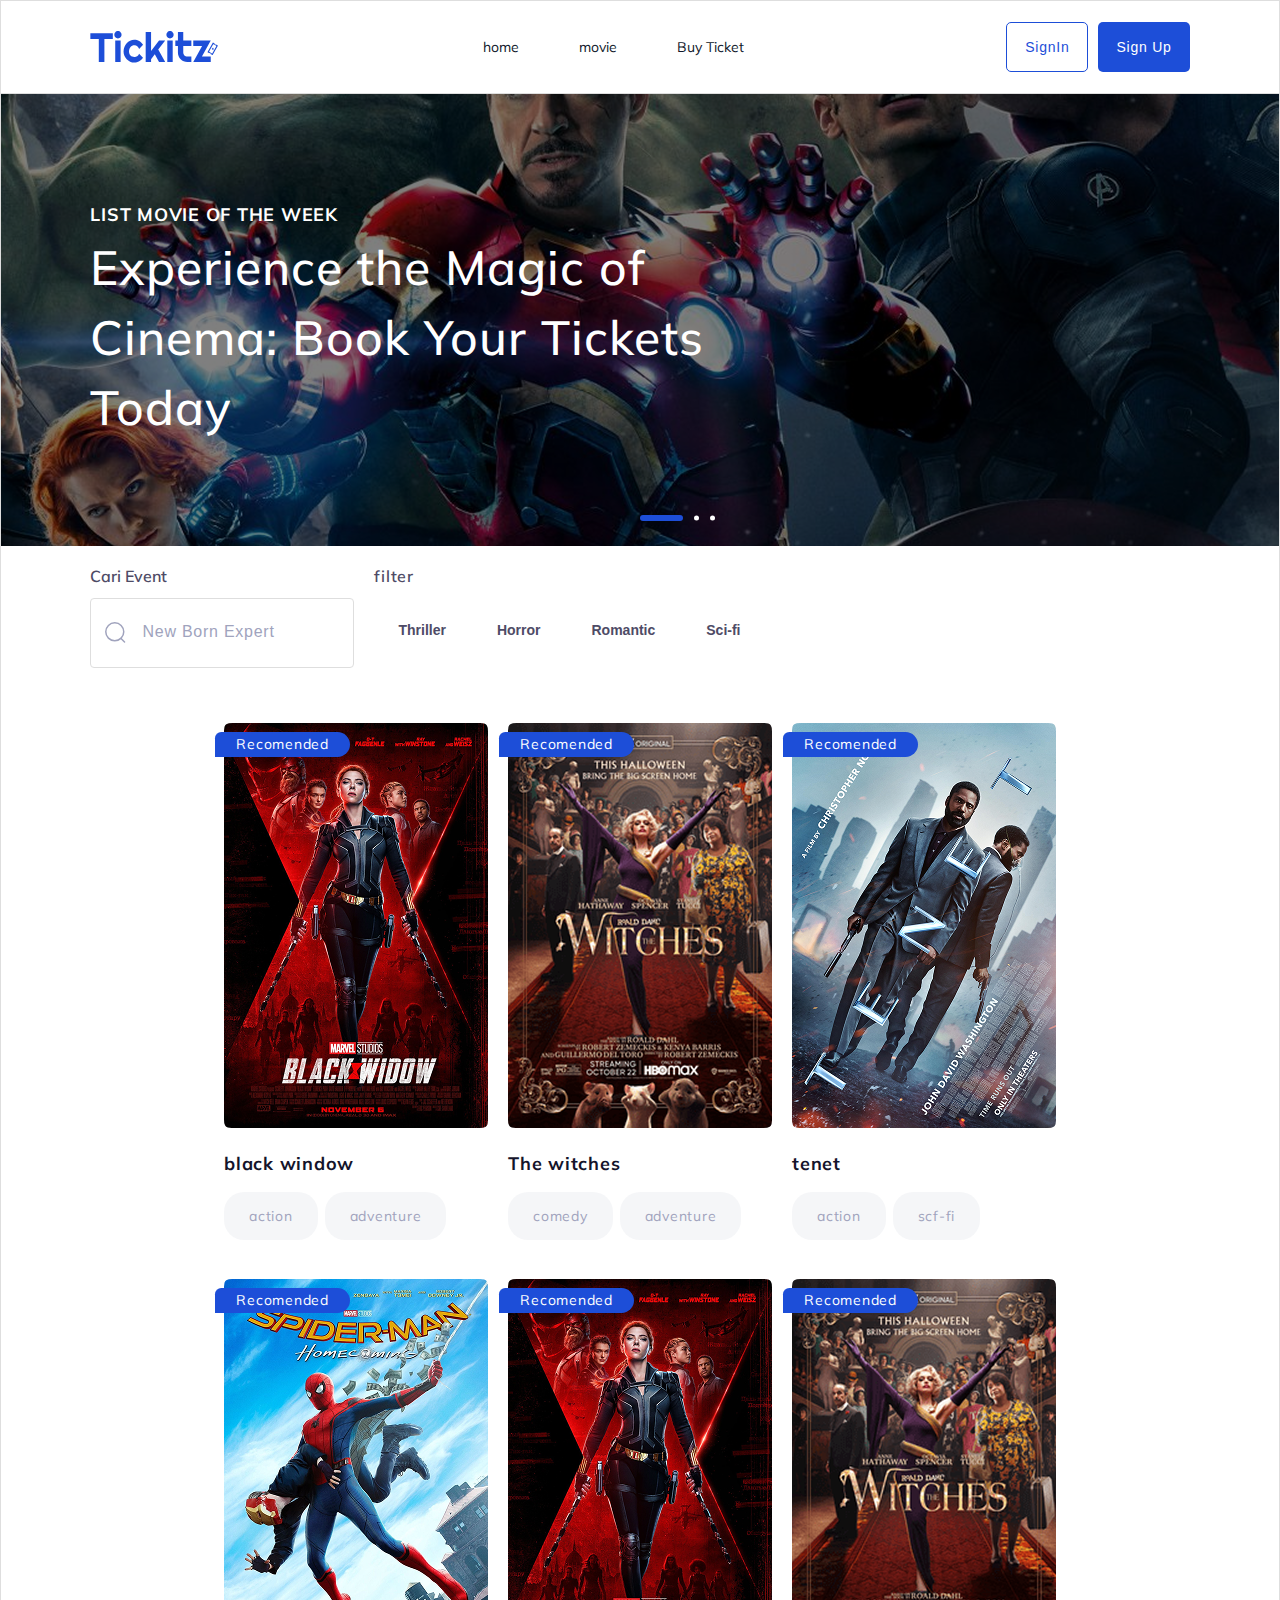
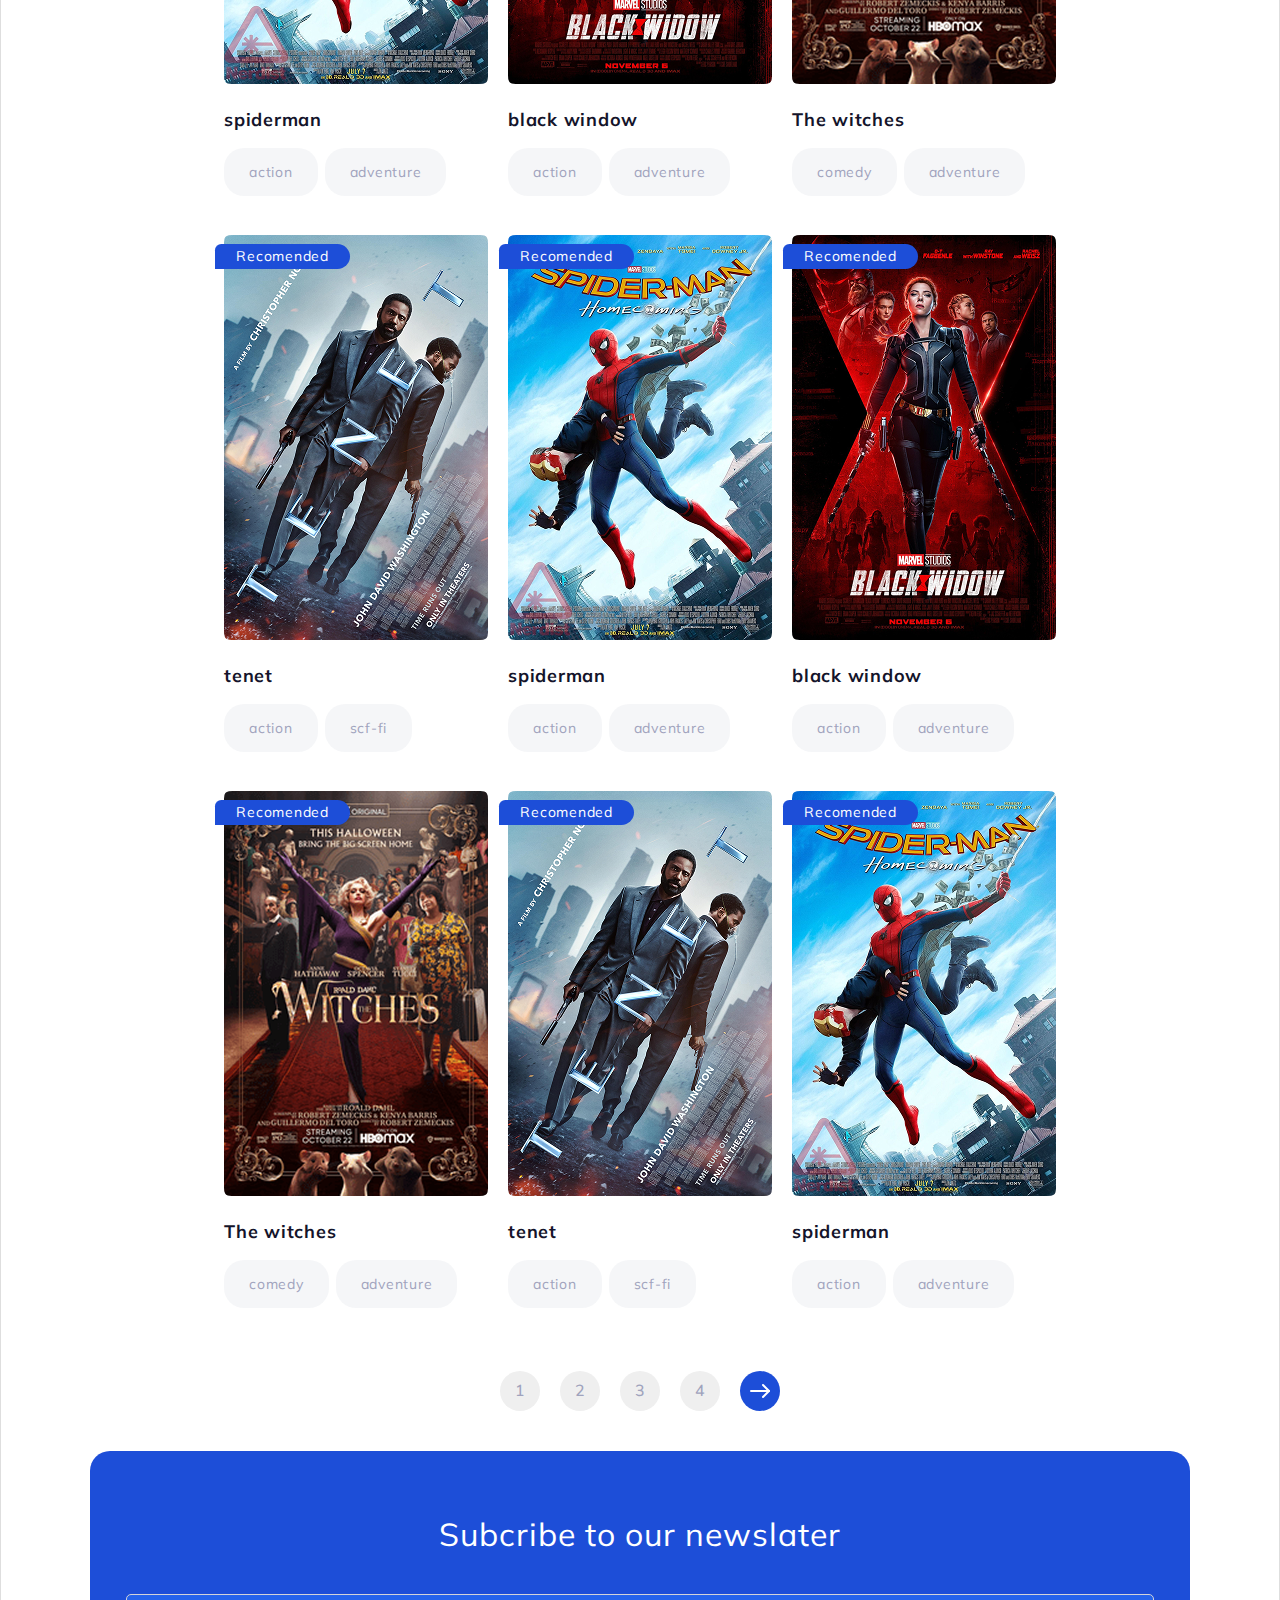
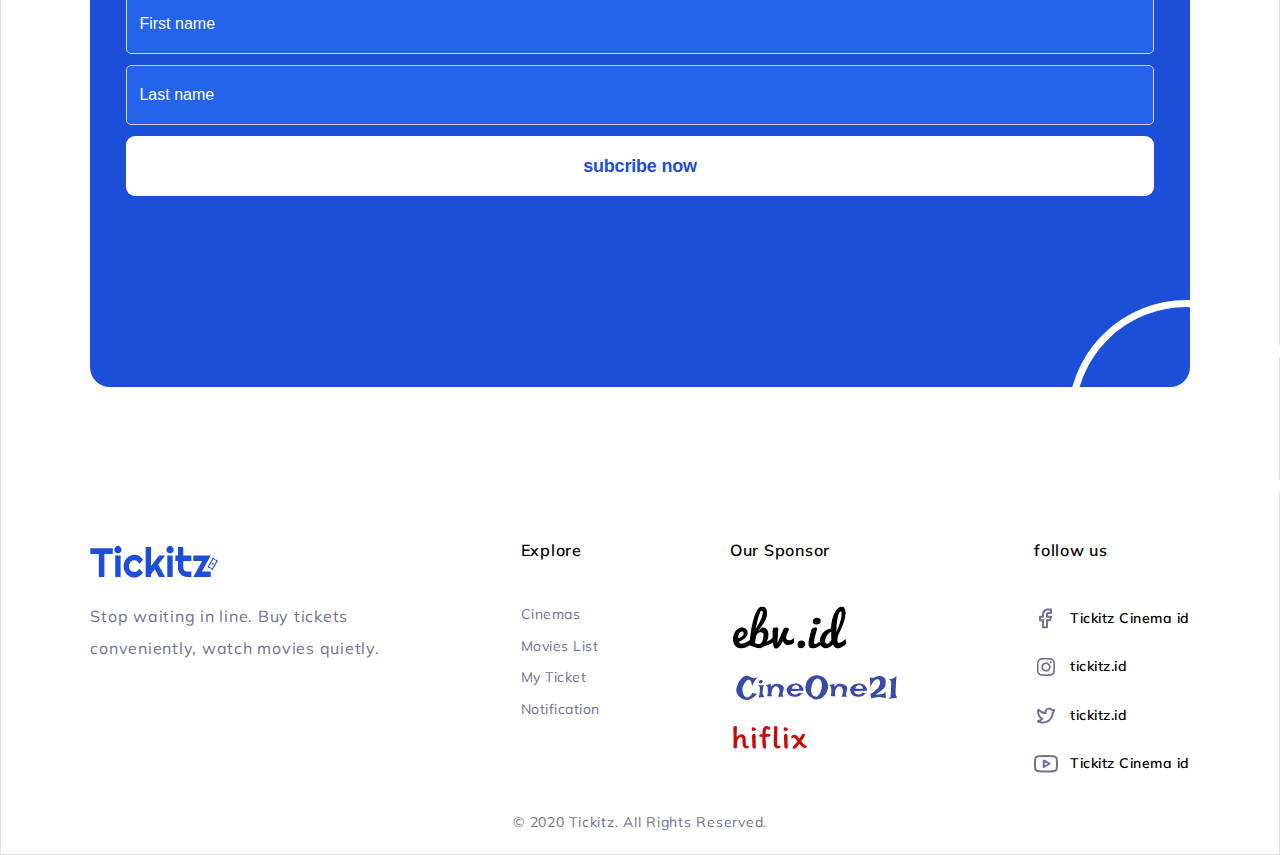
<file: index.html>
<!DOCTYPE html>
<html lang="en">
  <head>
    <meta charset="UTF-8" />
    <meta name="viewport" content="width=device-width, initial-scale=1.0" />
    <title>Document</title>
    <link rel="stylesheet" href="styles/global.css" />
    <link rel="stylesheet" href="styles/index.css" />
  </head>
  <body>
    <header>
      <div>
        <img src="images/TickitzMobile.svg" alt="" />
        <img src="images/Tickitz.svg" alt="" />
      </div>
      <nav>
        <a href="">home</a>
        <a href="">movie</a>
        <a href="">Buy Ticket</a>
      </nav>
      <div>
        <button>
          <img src="images/gg_menu-right-alt.svg" alt="" />
        </button>
        <button>SignIn</button>
        <button>Sign Up</button>
      </div>
    </header>
    <main>
      <section class="hero">
        <h3>LIST MOVIE OF THE WEEK</h3>
        <h1>Experience the Magic of Cinema: Book Your Tickets Today</h1>
        <img src="images/Frame 116.svg" alt="" />
      </section>
      <section class="movie">
        <div>
          <div>
            <form action="">
              <label for="event">Cari Event</label>
              <div>
                <img src="images/Search.svg" alt="Search icon" />
                <input type="text" placeholder="New Born Expert" />
              </div>
            </form>
          </div>
          <div>
            <p>filter</p>
            <div>
              <button>Thriller</button>
              <button>Horror</button>
              <button>Romantic</button>
              <button>Sci-fi</button>
            </div>
          </div>
        </div>
        <div>
          <div>
            <div class="card recomended">
              <div>
                <img src="images/blackwindow.png" alt="black window image" />
                <div>
                  <button>Details</button>
                  <button>Buy Ticket</button>
                </div>
              </div>
              <h3>black window</h3>
              <div>
                <p>action</p>
                <p>adventure</p>
              </div>
            </div>
            <div class="card">
              <div>
                <img src="images/witches.png" alt="witches image" />
                <div>
                  <button>Details</button>
                  <button>Buy Ticket</button>
                </div>
              </div>
              <h3>The witches</h3>
              <div>
                <p>comedy</p>
                <p>adventure</p>
              </div>
            </div>
            <div class="card">
              <div>
                <img src="images/tenet.png" alt="tenet image" />
                <div>
                  <button>Details</button>
                  <button>Buy Ticket</button>
                </div>
              </div>
              <h3>tenet</h3>
              <div>
                <p>action</p>
                <p>scf-fi</p>
              </div>
            </div>
            <div class="card recomended">
              <div>
                <img src="images/spiderman.png" alt="spiderman image" />
                <div>
                  <button>Details</button>
                  <button>Buy Ticket</button>
                </div>
              </div>
              <h3>spiderman</h3>
              <div>
                <p>action</p>
                <p>adventure</p>
              </div>
            </div>

            <div class="card recomended">
              <div>
                <img src="images/blackwindow.png" alt="black window image" />
                <div>
                  <button>Details</button>
                  <button>Buy Ticket</button>
                </div>
              </div>
              <h3>black window</h3>
              <div>
                <p>action</p>
                <p>adventure</p>
              </div>
            </div>
            <div class="card">
              <div>
                <img src="images/witches.png" alt="witches image" />
                <div>
                  <button>Details</button>
                  <button>Buy Ticket</button>
                </div>
              </div>
              <h3>The witches</h3>
              <div>
                <p>comedy</p>
                <p>adventure</p>
              </div>
            </div>
            <div class="card">
              <div>
                <img src="images/tenet.png" alt="tenet image" />
                <div>
                  <button>Details</button>
                  <button>Buy Ticket</button>
                </div>
              </div>
              <h3>tenet</h3>
              <div>
                <p>action</p>
                <p>scf-fi</p>
              </div>
            </div>
            <div class="card recomended">
              <div>
                <img src="images/spiderman.png" alt="spiderman image" />
                <div>
                  <button>Details</button>
                  <button>Buy Ticket</button>
                </div>
              </div>
              <h3>spiderman</h3>
              <div>
                <p>action</p>
                <p>adventure</p>
              </div>
            </div>

            <div class="card recomended">
              <div>
                <img src="images/blackwindow.png" alt="black window image" />
                <div>
                  <button>Details</button>
                  <button>Buy Ticket</button>
                </div>
              </div>
              <h3>black window</h3>
              <div>
                <p>action</p>
                <p>adventure</p>
              </div>
            </div>
            <div class="card">
              <div>
                <img src="images/witches.png" alt="witches image" />
                <div>
                  <button>Details</button>
                  <button>Buy Ticket</button>
                </div>
              </div>
              <h3>The witches</h3>
              <div>
                <p>comedy</p>
                <p>adventure</p>
              </div>
            </div>
            <div class="card">
              <div>
                <img src="images/tenet.png" alt="tenet image" />
                <div>
                  <button>Details</button>
                  <button>Buy Ticket</button>
                </div>
              </div>
              <h3>tenet</h3>
              <div>
                <p>action</p>
                <p>scf-fi</p>
              </div>
            </div>
            <div class="card recomended">
              <div>
                <img src="images/spiderman.png" alt="spiderman image" />
                <div>
                  <button>Details</button>
                  <button>Buy Ticket</button>
                </div>
              </div>
              <h3>spiderman</h3>
              <div>
                <p>action</p>
                <p>adventure</p>
              </div>
            </div>
          </div>
        </div>
        <div>
          <button>1</button>
          <button>2</button>
          <button>3</button>
          <button>4</button>
          <button>
            <img src="images/arrow-next-2.svg" alt="next icon" />
          </button>
        </div>
      </section>
      <section class="subcribe">
        <div>
          <h2>Subcribe to our newslater</h2>
          <form action="">
            <label for="firstname" hidden></label>
            <input
              type="text"
              name="firstname"
              id="firstname"
              placeholder="First name"
            />
            <label for="email" hidden></label>
            <input
              type="email"
              name="email"
              id="email"
              placeholder="Last name"
            />
            <button>subcribe now</button>
          </form>
          <div></div>
        </div>
      </section>
    </main>
    <footer>
      <div>
        <div>
          <img src="images/Tickitz.svg" alt="company logo" />
          <img src="images/TickitzMobile.svg" alt="company logo" />
          <p>
            Stop waiting in line. Buy tickets conveniently, watch movies
            quietly.
          </p>
        </div>
        <div>
          <h5>Explore</h5>
          <div>
            <p>Cinemas</p>
            <p>Movies List</p>
            <p>My Ticket</p>
            <p>Notification</p>
          </div>
        </div>
        <div>
          <h5>Our Sponsor</h5>
          <div>
            <div>
              <img src="images/ebv.id.svg" alt="ebv logo" />
            </div>
            <div>
              <img src="images/CineOne21.svg" alt="CineOne21" />
            </div>
            <div>
              <img src="images/hiflix.svg" alt="hiflix" />
            </div>
          </div>
        </div>
        <div>
          <h5>follow us</h5>
          <div>
            <div>
              <img src="images/facebook.svg" alt="facebook icon" />
              <span>Tickitz Cinema id</span>
            </div>
            <div>
              <img src="images/instagram.svg" alt="instagram icon" />
              <span>tickitz.id</span>
            </div>
            <div>
              <img src="images/twitter.svg" alt="twitter icon" />
              <span>tickitz.id</span>
            </div>
            <div>
              <img src="images/youtube.svg" alt="youtube icon" />
              <span>Tickitz Cinema id</span>
            </div>
          </div>
        </div>
      </div>
      <div>
        <p>&copy; 2020 Tickitz. All Rights Reserved.</p>
      </div>
    </footer>
  </body>
</html>
</file>
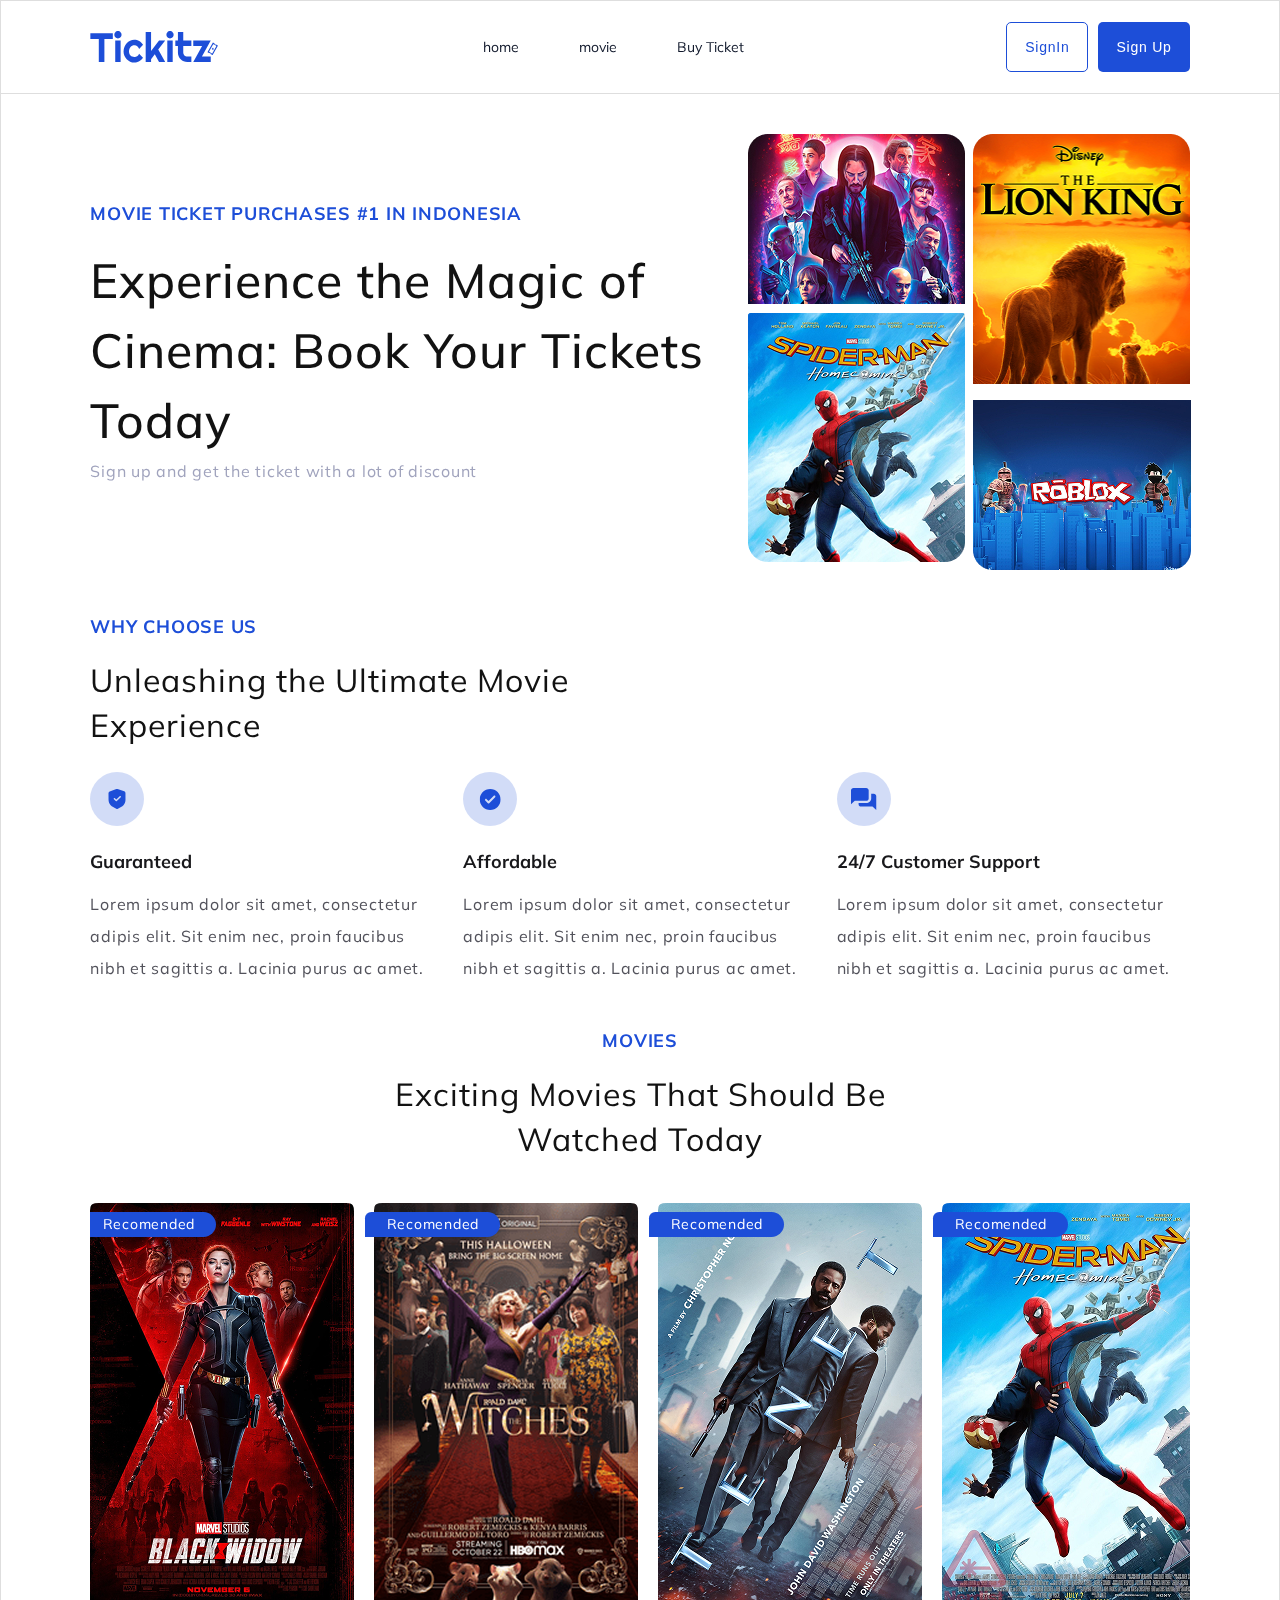
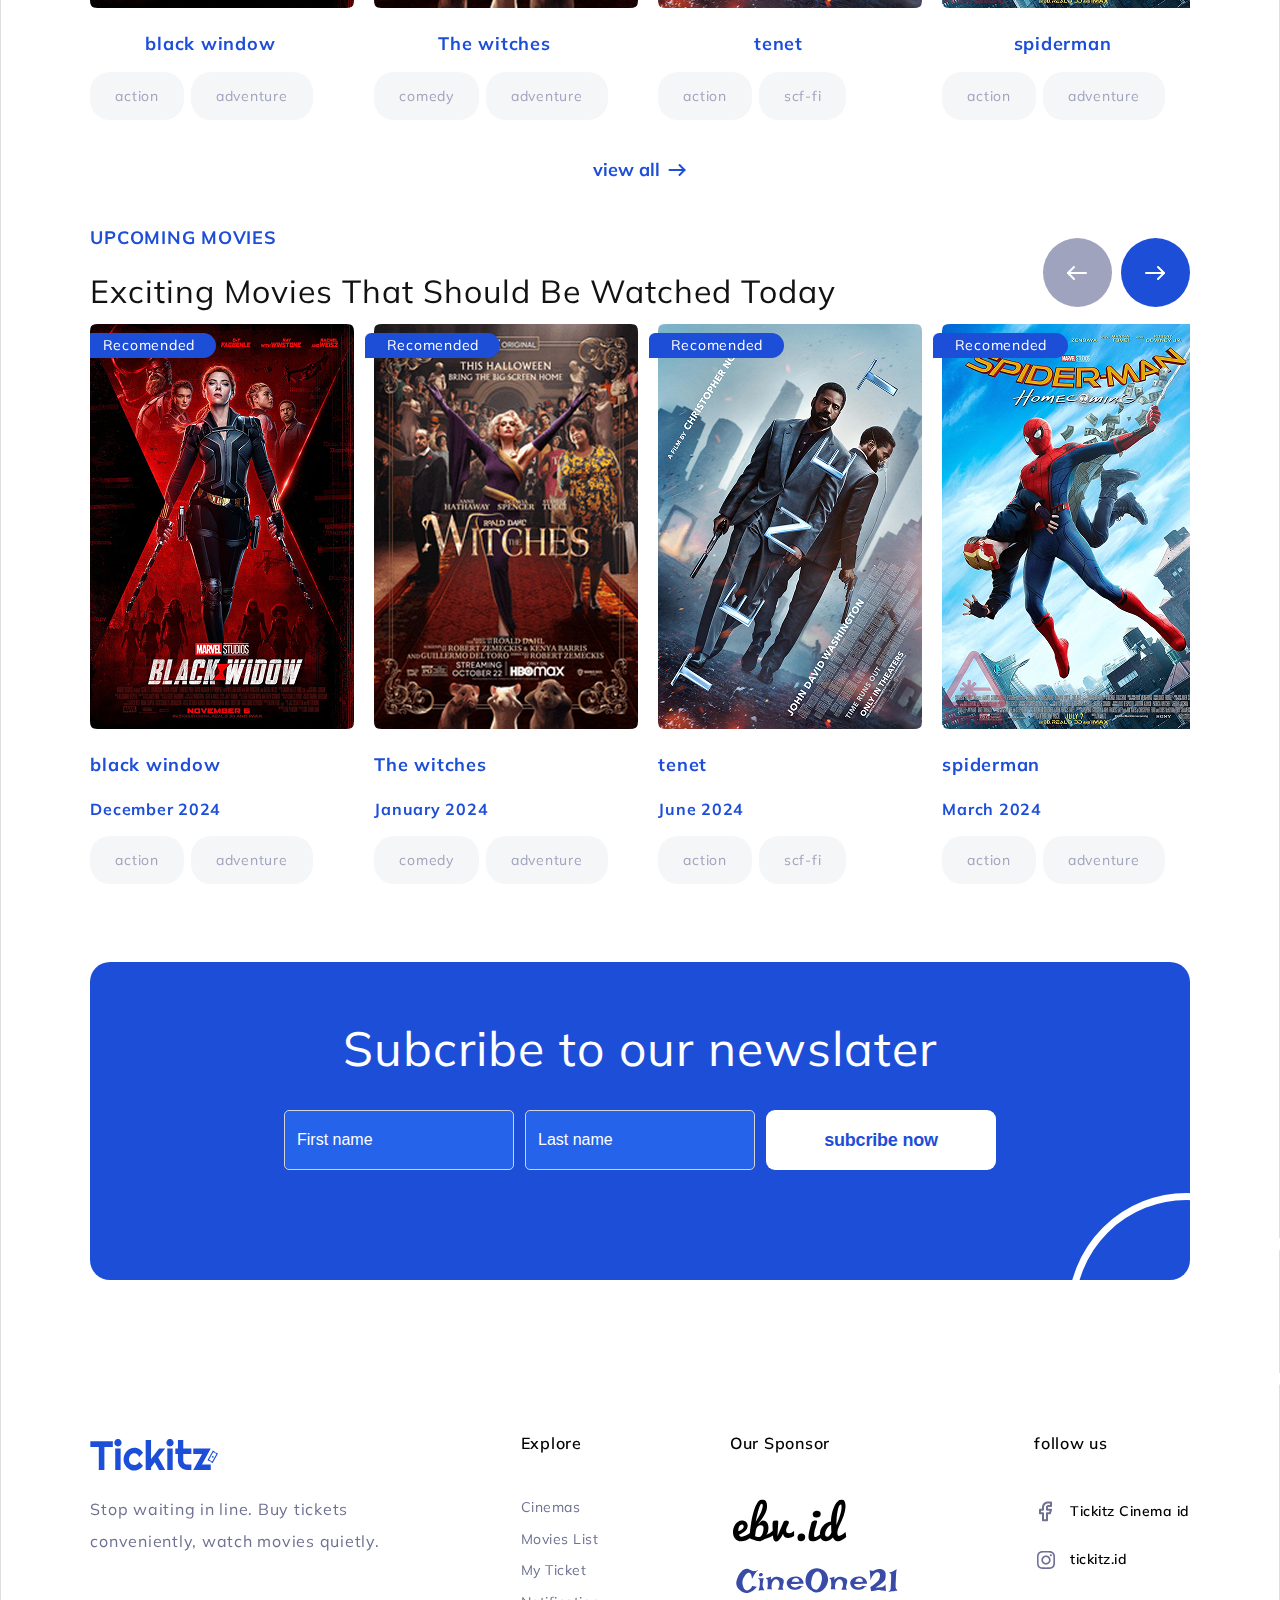
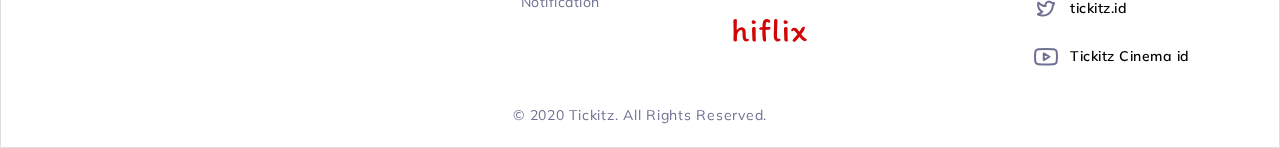
<file: index2.html>
<!DOCTYPE html>
<html lang="en">
  <head>
    <meta charset="UTF-8" />
    <meta name="viewport" content="width=device-width, initial-scale=1.0" />
    <title>Home</title>
    <link rel="stylesheet" href="styles/global.css" />
    <link rel="stylesheet" href="styles/index2.css" />
  </head>
  <body>
    <header>
      <div>
        <img src="images/TickitzMobile.svg" alt="" />
        <img src="images/Tickitz.svg" alt="" />
      </div>
      <nav>
        <a href="">home</a>
        <a href="">movie</a>
        <a href="">Buy Ticket</a>
      </nav>
      <div>
        <button>
          <img src="images/gg_menu-right-alt.svg" alt="" />
        </button>
        <button>SignIn</button>
        <button>Sign Up</button>
      </div>
    </header>
    <main>
      <section class="hero">
        <div>
          <h3>MOVIE TICKET PURCHASES #1 IN INDONESIA</h3>
          <h1>Experience the Magic of Cinema: Book Your Tickets Today</h1>
          <p>Sign up and get the ticket with a lot of discount</p>
        </div>
        <div>
          <div>
            <div>
              <img src="images/jhonwitch.png" alt="jhonwitch image" />
            </div>
            <div>
              <img src="images/lionking.png" alt="lionking image" />
            </div>
            <div>
              <img src="images/spiderman-hero.png" alt="spiderman" />
            </div>
            <div>
              <img src="images/roblox.png" alt="roblox image" />
            </div>
          </div>
        </div>
      </section>
      <section class="choose-us">
        <h3>WHY CHOOSE US</h3>
        <h2>Unleashing the Ultimate Movie Experience</h2>
        <div>
          <div>
            <div>
              <img src="images/Shield Done.svg" alt="guaranteed icon" />
            </div>
            <h4>Guaranteed</h4>
            <p>
              Lorem ipsum dolor sit amet, consectetur adipis elit. Sit enim nec,
              proin faucibus nibh et sagittis a. Lacinia purus ac amet.
            </p>
          </div>
          <div>
            <div>
              <img src="images/check-circle-fill.svg" alt="guaranteed icon" />
            </div>
            <h4>Affordable</h4>
            <p>
              Lorem ipsum dolor sit amet, consectetur adipis elit. Sit enim nec,
              proin faucibus nibh et sagittis a. Lacinia purus ac amet.
            </p>
          </div>
          <div>
            <div>
              <img
                src="images/icons8-speech-bubble 1.svg"
                alt="guaranteed icon"
              />
            </div>
            <h4>24/7 Customer Support</h4>
            <p>
              Lorem ipsum dolor sit amet, consectetur adipis elit. Sit enim nec,
              proin faucibus nibh et sagittis a. Lacinia purus ac amet.
            </p>
          </div>
        </div>
      </section>
      <section class="movies">
        <h3>MOVIES</h3>
        <h2>Exciting Movies That Should Be Watched Today</h2>
        <div>
          <div>
            <div class="card recomended">
              <div>
                <img src="images/blackwindow.png" alt="black window image" />
                <div>
                  <button>Details</button>
                  <button>Buy Ticket</button>
                </div>
              </div>
              <h3>black window</h3>
              <div>
                <p>action</p>
                <p>adventure</p>
              </div>
            </div>
            <div class="card">
              <div>
                <img src="images/witches.png" alt="witches image" />
                <div>
                  <button>Details</button>
                  <button>Buy Ticket</button>
                </div>
              </div>
              <h3>The witches</h3>
              <div>
                <p>comedy</p>
                <p>adventure</p>
              </div>
            </div>
            <div class="card">
              <div>
                <img src="images/tenet.png" alt="tenet image" />
                <div>
                  <button>Details</button>
                  <button>Buy Ticket</button>
                </div>
              </div>
              <h3>tenet</h3>
              <div>
                <p>action</p>
                <p>scf-fi</p>
              </div>
            </div>
            <div class="card">
              <div>
                <img src="images/spiderman.png" alt="spiderman image" />
                <div>
                  <button>Details</button>
                  <button>Buy Ticket</button>
                </div>
              </div>
              <h3>spiderman</h3>
              <div>
                <p>action</p>
                <p>adventure</p>
              </div>
            </div>
          </div>
        </div>
        <div>
          <a href="">
            <span>view all</span>
            <img src="images/arrow-next.svg" alt="next icon" />
          </a>
        </div>
      </section>
      <section class="movies-up-coming">
        <div>
          <div>
            <h3>UPCOMING MOVIES</h3>
            <h2>Exciting Movies That Should Be Watched Today</h2>
          </div>
          <div>
            <button><img src="images/arrow-previous.svg" alt="" /></button>

            <button><img src="images/arrow-next-2.svg" alt="" /></button>
          </div>
        </div>
        <div>
          <div>
            <div class="card">
              <div>
                <img src="images/blackwindow.png" alt="black window image" />
                <div>
                  <button>Details</button>
                  <button>Buy Ticket</button>
                </div>
              </div>
              <h3>black window</h3>
              <p>December 2024</p>
              <div>
                <p>action</p>
                <p>adventure</p>
              </div>
            </div>
            <div class="card">
              <div>
                <img src="images/witches.png" alt="witches image" />
                <div>
                  <button>Details</button>
                  <button>Buy Ticket</button>
                </div>
              </div>
              <h3>The witches</h3>
              <p>January 2024</p>

              <div>
                <p>comedy</p>
                <p>adventure</p>
              </div>
            </div>
            <div class="card">
              <div>
                <img src="images/tenet.png" alt="tenet image" />
                <div>
                  <button>Details</button>
                  <button>Buy Ticket</button>
                </div>
              </div>
              <h3>tenet</h3>
              <p>June 2024</p>
              <div>
                <p>action</p>
                <p>scf-fi</p>
              </div>
            </div>
            <div class="card">
              <div>
                <img src="images/spiderman.png" alt="spiderman image" />
                <div>
                  <button>Details</button>
                  <button>Buy Ticket</button>
                </div>
              </div>
              <h3>spiderman</h3>
              <p>March 2024</p>
              <div>
                <p>action</p>
                <p>adventure</p>
              </div>
            </div>
          </div>
        </div>
      </section>
      <section class="subcribe">
        <div>
          <h2>Subcribe to our newslater</h2>
          <form action="">
            <label for="firstname" hidden></label>
            <input
              type="text"
              name="firstname"
              id="firstname"
              placeholder="First name"
            />
            <label for="email" hidden></label>
            <input
              type="email"
              name="email"
              id="email"
              placeholder="Last name"
            />
            <button>subcribe now</button>
          </form>
          <div></div>
        </div>
      </section>
    </main>
    <footer>
      <div>
        <div>
          <img src="images/Tickitz.svg" alt="company logo" />
          <img src="images/TickitzMobile.svg" alt="company logo" />
          <p>
            Stop waiting in line. Buy tickets conveniently, watch movies
            quietly.
          </p>
        </div>
        <div>
          <h5>Explore</h5>
          <div>
            <p>Cinemas</p>
            <p>Movies List</p>
            <p>My Ticket</p>
            <p>Notification</p>
          </div>
        </div>
        <div>
          <h5>Our Sponsor</h5>
          <div>
            <div>
              <img src="images/ebv.id.svg" alt="ebv logo" />
            </div>
            <div>
              <img src="images/CineOne21.svg" alt="CineOne21" />
            </div>
            <div>
              <img src="images/hiflix.svg" alt="hiflix" />
            </div>
          </div>
        </div>
        <div>
          <h5>follow us</h5>
          <div>
            <div>
              <img src="images/facebook.svg" alt="facebook icon" />
              <span>Tickitz Cinema id</span>
            </div>
            <div>
              <img src="images/instagram.svg" alt="instagram icon" />
              <span>tickitz.id</span>
            </div>
            <div>
              <img src="images/twitter.svg" alt="twitter icon" />
              <span>tickitz.id</span>
            </div>
            <div>
              <img src="images/youtube.svg" alt="youtube icon" />
              <span>Tickitz Cinema id</span>
            </div>
          </div>
        </div>
      </div>
      <div>
        <p>&copy; 2020 Tickitz. All Rights Reserved.</p>
      </div>
    </footer>
  </body>
</html>
</file>
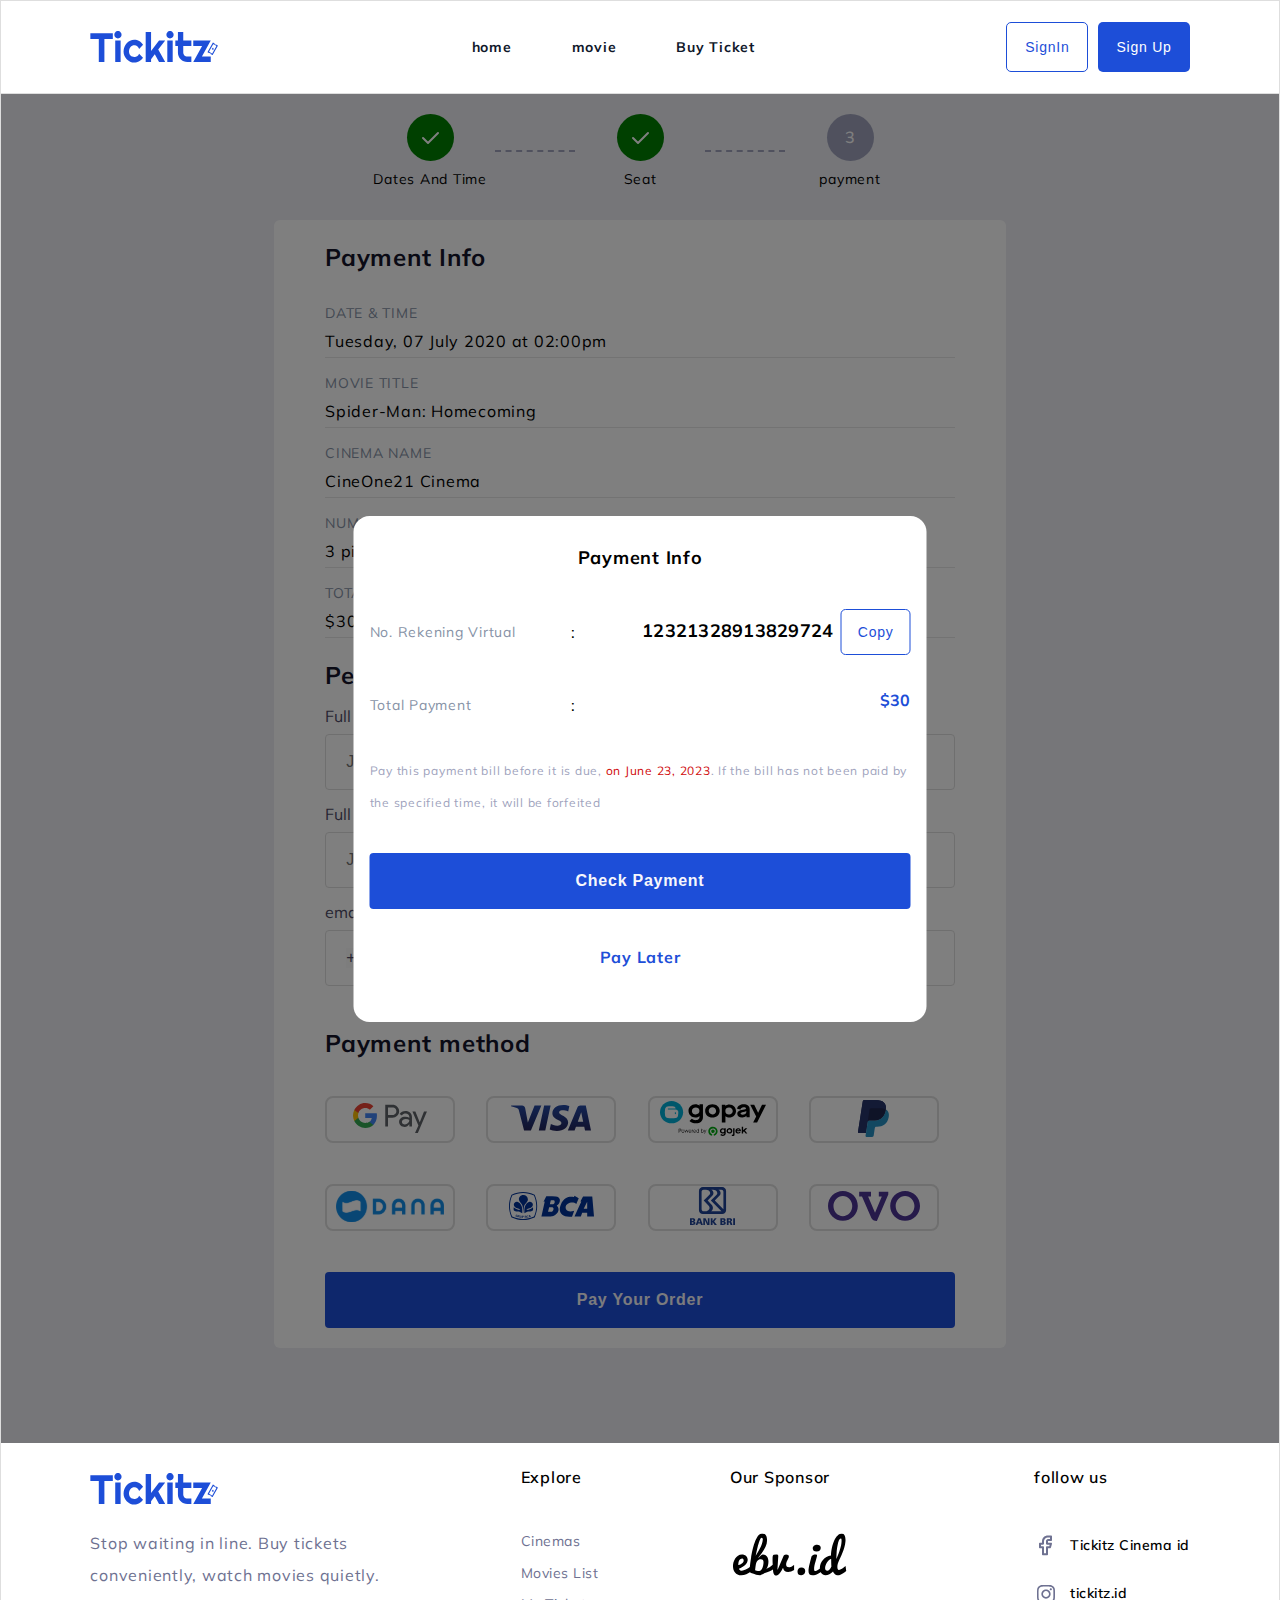
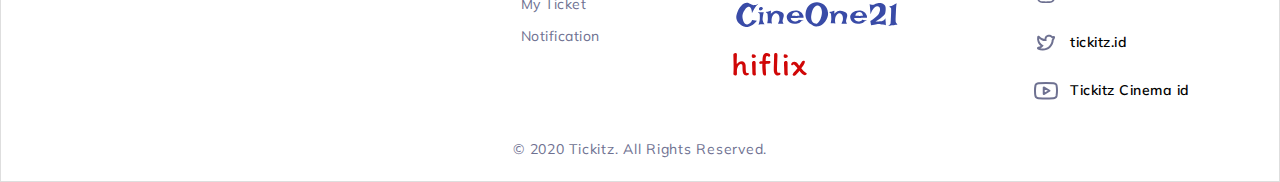
<file: payment-modal.html>
<!DOCTYPE html>
<html lang="en">
  <head>
    <meta charset="UTF-8" />
    <meta name="viewport" content="width=device-width, initial-scale=1.0" />
    <title>payment</title>
    <link rel="stylesheet" href="styles/global.css" />
    <link rel="stylesheet" href="styles/payment-modal.css" />
  </head>
  <body>
    <header>
      <div>
        <img src="images/TickitzMobile.svg" alt="" />
        <img src="images/Tickitz.svg" alt="" />
      </div>
      <nav>
        <a href="">home</a>
        <a href="">movie</a>
        <a href="">Buy Ticket</a>
      </nav>
      <div>
        <button>
          <img src="images/gg_menu-right-alt.svg" alt="" />
        </button>
        <button>SignIn</button>
        <button>Sign Up</button>
      </div>
    </header>
    <div>
      <section class="line-proggress">
        <div>
          <div>
            <div class="success">
              <img src="images/check-small.svg" alt="" />
            </div>
            <p>Dates And Time</p>
          </div>
          <div></div>
          <div>
            <div class="success">
              <img src="images/check-small.svg" alt="" />
            </div>
            <p>Seat</p>
          </div>
          <div></div>
          <div>
            <div>3</div>
            <p>payment</p>
          </div>
        </div>
      </section>
      <main>
        <section>
          <h2>Payment Info</h2>
          <div>
            <div class="container-data-payment">
              <p class="title">DATE & TIME</p>
              <p class="value">Tuesday, 07 July 2020 at 02:00pm</p>
            </div>
            <div class="container-data-payment">
              <p class="title">MOVIE TITLE</p>
              <p class="value">Spider-Man: Homecoming</p>
            </div>
            <div class="container-data-payment">
              <p class="title">CINEMA NAME</p>
              <p class="value">CineOne21 Cinema</p>
            </div>
            <div class="container-data-payment">
              <p class="title">NUMBER OF TICKETS</p>
              <p class="value">3 pieces</p>
            </div>
            <div class="container-data-payment">
              <p class="title">TOTAL PAYMENTz</p>
              <p class="value">$30,00</p>
            </div>
          </div>
        </section>
        <section>
          <h2>Personal Information</h2>
          <div class="personal-information">
            <label for="fullname" class="label"> Full Name </label>
            <input
              type="text"
              name="fullname"
              id="fullname"
              placeholder="Jonas El Rodriguez"
            />
          </div>
          <div class="personal-information">
            <label for="fullname" class="label"> Full Name </label>
            <input
              type="text"
              name="fullname"
              id="fullname"
              placeholder="Jonas El Rodriguez"
            />
          </div>
          <div class="personal-information">
            <label for="email" class="label"> email </label>
            <div>
              <input
                type="text"
                value="+62"
                placeholder="+62"
                name="code"
                id="code"
                disabled
              />
              <input
                type="number"
                name="phone"
                id="phone"
                placeholder="81445687121"
              />
            </div>
          </div>
        </section>
        <section>
          <h2>Payment method</h2>
          <div class="payment-method">
            <button>
              <img src="images/logos_google-pay.svg" alt="google play logo" />
            </button>
            <button>
              <img src="images/logos_visa.svg" alt="visa play logo" />
            </button>
            <button>
              <img
                src="images/Logo GoPay (SVG-240p) - FileVector69 1.svg"
                alt="gopay logo"
              />
            </button>
            <button>
              <img src="images/logos_paypal.svg" alt="paypal logo" />
            </button>
            <button>
              <img
                src="images/Logo DANA (PNG-240p) - FileVector69 1.svg"
                alt="dana logo"
              />
            </button>
            <button>
              <img
                src="images/Bank BCA Logo (SVG-240p) - FileVector69 1.svg"
                alt="bca logo"
              />
            </button>
            <button>
              <img
                src="images/Bank BRI (Bank Rakyat Indonesia) Logo (SVG-240p) - FileVector69 1.svg"
                alt="bri logo"
              />
            </button>
            <button>
              <img src="images/ovo.svg" alt="ovo logo" />
            </button>
          </div>
          <button>Pay Your Order</button>
        </section>
        <section>
          <h3>Payment Info</h3>
          <div>
            <div>
              <div class="container-title">
                <p class="title title-norek">No. Rekening Virtual</p>
                <p>:</p>
              </div>
              <div class="value">
                <p class="no-rek">12321328913829724</p>
                <button class="copy">Copy</button>
              </div>
            </div>
            <div>
              <div class="container-title">
                <p class="title title-payment">Total Payment</p>
                <p>:</p>
              </div>
              <div>
                <p class="payment">$30</p>
              </div>
            </div>
            <p class="desc">
              Pay this payment bill before it is due,
              <span>on June 23, 2023</span>. If the bill has not been paid by
              the specified time, it will be forfeited
            </p>
            <button class="btn-payment">Check Payment</button>
            <a href="#"> Pay Later</a>
          </div>
        </section>
      </main>
    </div>

    <footer>
      <div>
        <div>
          <img src="images/Tickitz.svg" alt="company logo" />
          <img src="images/TickitzMobile.svg" alt="company logo" />
          <p>
            Stop waiting in line. Buy tickets conveniently, watch movies
            quietly.
          </p>
        </div>
        <div>
          <h5>Explore</h5>
          <div>
            <p>Cinemas</p>
            <p>Movies List</p>
            <p>My Ticket</p>
            <p>Notification</p>
          </div>
        </div>
        <div>
          <h5>Our Sponsor</h5>
          <div>
            <div>
              <img src="images/ebv.id.svg" alt="ebv logo" />
            </div>
            <div>
              <img src="images/CineOne21.svg" alt="CineOne21" />
            </div>
            <div>
              <img src="images/hiflix.svg" alt="hiflix" />
            </div>
          </div>
        </div>
        <div>
          <h5>follow us</h5>
          <div>
            <div>
              <img src="images/facebook.svg" alt="facebook icon" />
              <span>Tickitz Cinema id</span>
            </div>
            <div>
              <img src="images/instagram.svg" alt="instagram icon" />
              <span>tickitz.id</span>
            </div>
            <div>
              <img src="images/twitter.svg" alt="twitter icon" />
              <span>tickitz.id</span>
            </div>
            <div>
              <img src="images/youtube.svg" alt="youtube icon" />
              <span>Tickitz Cinema id</span>
            </div>
          </div>
        </div>
      </div>
      <div>
        <p>&copy; 2020 Tickitz. All Rights Reserved.</p>
      </div>
    </footer>
  </body>
</html>
</file>
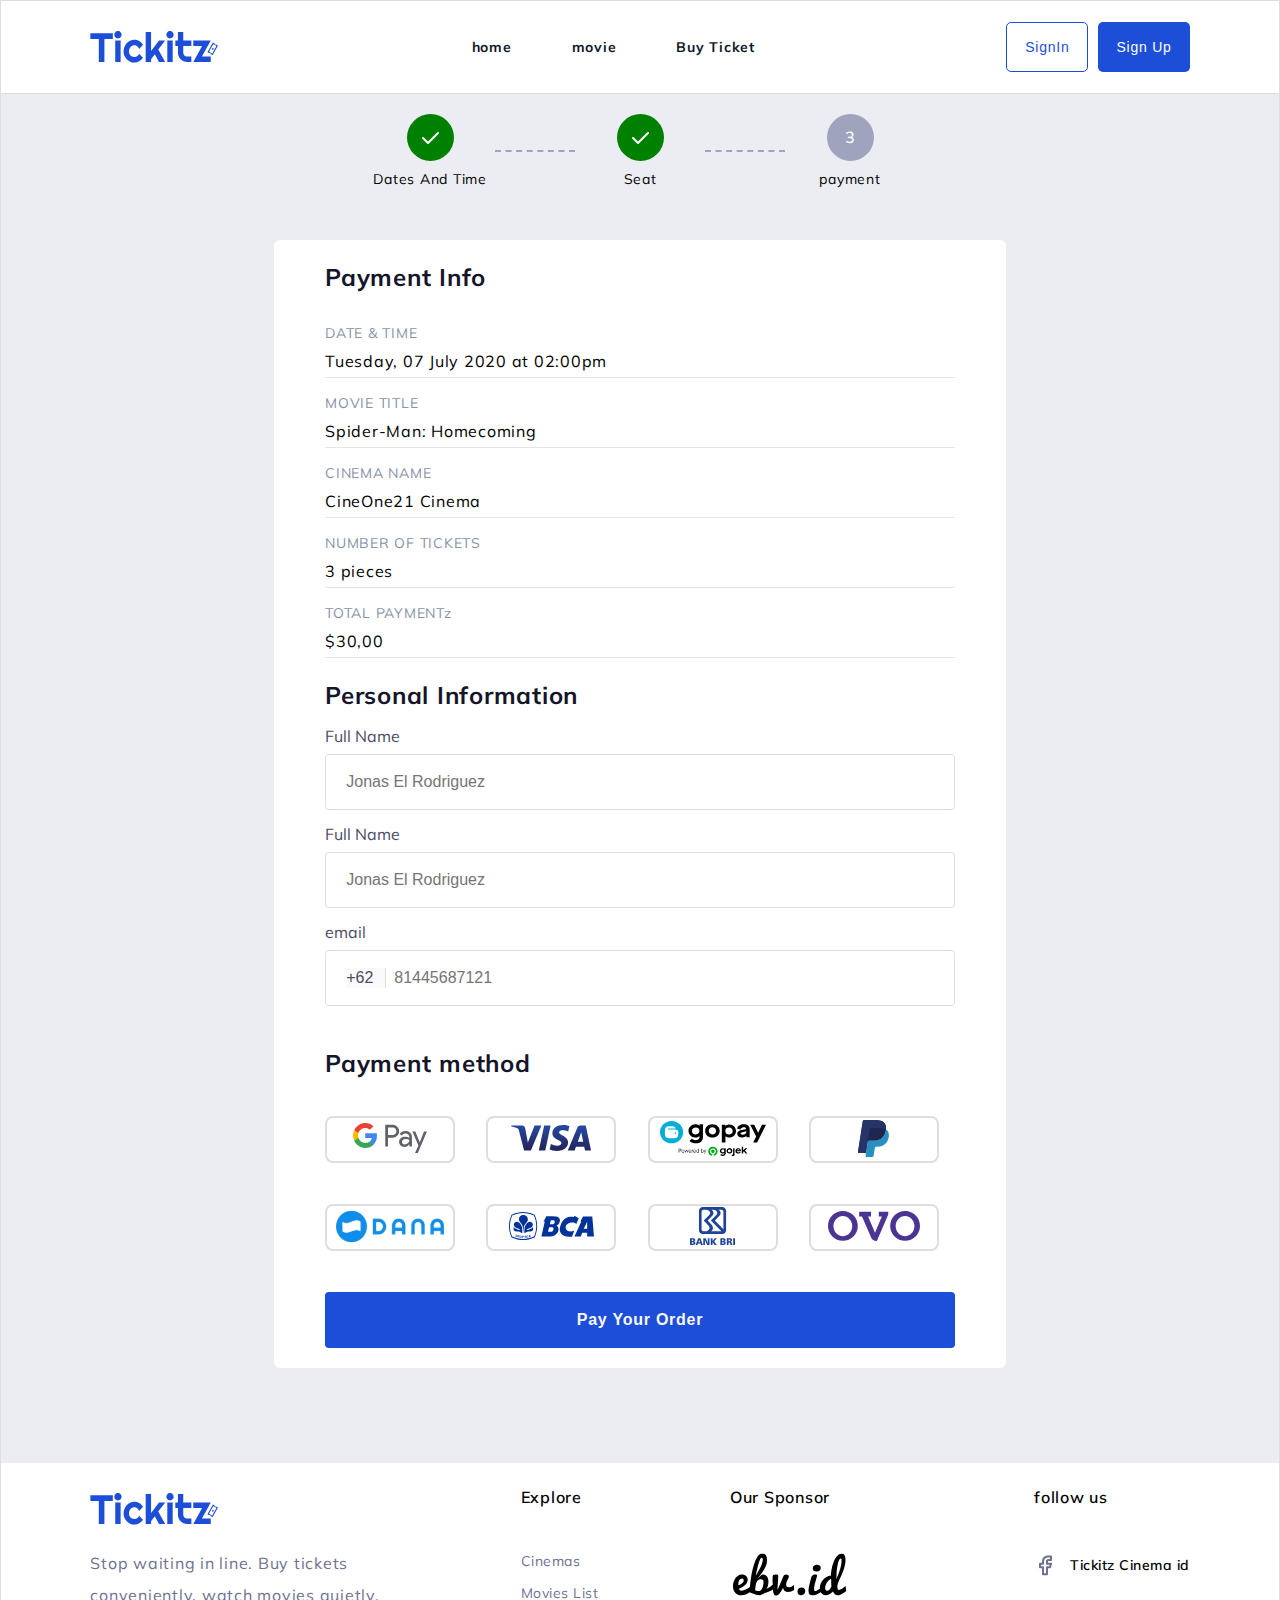
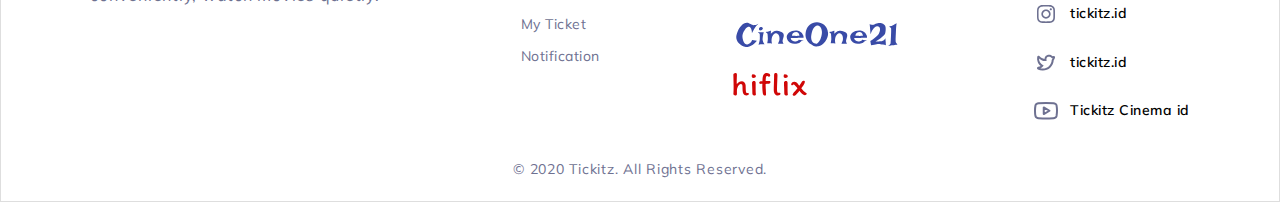
<file: payment.html>
<!DOCTYPE html>
<html lang="en">
  <head>
    <meta charset="UTF-8" />
    <meta name="viewport" content="width=device-width, initial-scale=1.0" />
    <title>payment</title>
    <link rel="stylesheet" href="styles/global.css" />
    <link rel="stylesheet" href="styles/payment.css" />
  </head>
  <body>
    <header>
      <div>
        <img src="images/TickitzMobile.svg" alt="" />
        <img src="images/Tickitz.svg" alt="" />
      </div>
      <nav>
        <a href="">home</a>
        <a href="">movie</a>
        <a href="">Buy Ticket</a>
      </nav>
      <div>
        <button>
          <img src="images/gg_menu-right-alt.svg" alt="" />
        </button>
        <button>SignIn</button>
        <button>Sign Up</button>
      </div>
    </header>
    <section class="line-proggress">
      <div>
        <div>
          <div class="success">
            <img src="images/check-small.svg" alt="" />
          </div>
          <p>Dates And Time</p>
        </div>
        <div></div>
        <div>
          <div class="success">
            <img src="images/check-small.svg" alt="" />
          </div>
          <p>Seat</p>
        </div>
        <div></div>
        <div>
          <div>3</div>
          <p>payment</p>
        </div>
      </div>
    </section>
    <main>
      <section>
        <h2>Payment Info</h2>
        <div>
          <div class="container-data-payment">
            <p class="title">DATE & TIME</p>
            <p class="value">Tuesday, 07 July 2020 at 02:00pm</p>
          </div>
          <div class="container-data-payment">
            <p class="title">MOVIE TITLE</p>
            <p class="value">Spider-Man: Homecoming</p>
          </div>
          <div class="container-data-payment">
            <p class="title">CINEMA NAME</p>
            <p class="value">CineOne21 Cinema</p>
          </div>
          <div class="container-data-payment">
            <p class="title">NUMBER OF TICKETS</p>
            <p class="value">3 pieces</p>
          </div>
          <div class="container-data-payment">
            <p class="title">TOTAL PAYMENTz</p>
            <p class="value">$30,00</p>
          </div>
        </div>
      </section>
      <section>
        <h2>Personal Information</h2>
        <div class="personal-information">
          <label for="fullname" class="label"> Full Name </label>
          <input
            type="text"
            name="fullname"
            id="fullname"
            placeholder="Jonas El Rodriguez"
          />
        </div>
        <div class="personal-information">
          <label for="fullname" class="label"> Full Name </label>
          <input
            type="text"
            name="fullname"
            id="fullname"
            placeholder="Jonas El Rodriguez"
          />
        </div>
        <div class="personal-information">
          <label for="email" class="label"> email </label>
          <div>
            <input
              type="text"
              value="+62"
              placeholder="+62"
              name="code"
              id="code"
              disabled
            />
            <input
              type="number"
              name="phone"
              id="phone"
              placeholder="81445687121"
            />
          </div>
        </div>
      </section>
      <section>
        <h2>Payment method</h2>
        <div class="payment-method">
          <button>
            <img src="images/logos_google-pay.svg" alt="google play logo" />
          </button>
          <button>
            <img src="images/logos_visa.svg" alt="visa play logo" />
          </button>
          <button>
            <img
              src="images/Logo GoPay (SVG-240p) - FileVector69 1.svg"
              alt="gopay logo"
            />
          </button>
          <button>
            <img src="images/logos_paypal.svg" alt="paypal logo" />
          </button>
          <button>
            <img
              src="images/Logo DANA (PNG-240p) - FileVector69 1.svg"
              alt="dana logo"
            />
          </button>
          <button>
            <img
              src="images/Bank BCA Logo (SVG-240p) - FileVector69 1.svg"
              alt="bca logo"
            />
          </button>
          <button>
            <img
              src="images/Bank BRI (Bank Rakyat Indonesia) Logo (SVG-240p) - FileVector69 1.svg"
              alt="bri logo"
            />
          </button>
          <button>
            <img src="images/ovo.svg" alt="ovo logo" />
          </button>
        </div>
        <button>Pay Your Order</button>
      </section>
      <section>
        <h3>Payment Info</h3>
        <div>
          <div class="container-title">
            <p class="title title-norek">No. Rekening Virtual</p>
            <p>:</p>
          </div>
          <div class="value">
            <p class="no-rek">12321328913829724</p>
            <button class="copy">Copy</button>
          </div>
          <div class="container-title">
            <p class="title title-payment">Total Payment</p>
            <p>:</p>
          </div>
          <p class="payment">$30</p>
          <p class="desc">
            Pay this payment bill before it is due,
            <span>on June 23, 2023</span>. If the bill has not been paid by the
            specified time, it will be forfeited
          </p>
          <button class="btn-payment">Check Payment</button>
          <a href="#"> Pay Later</a>
        </div>
      </section>
    </main>

    <footer>
      <div>
        <div>
          <img src="images/Tickitz.svg" alt="company logo" />
          <img src="images/TickitzMobile.svg" alt="company logo" />
          <p>
            Stop waiting in line. Buy tickets conveniently, watch movies
            quietly.
          </p>
        </div>
        <div>
          <h5>Explore</h5>
          <div>
            <p>Cinemas</p>
            <p>Movies List</p>
            <p>My Ticket</p>
            <p>Notification</p>
          </div>
        </div>
        <div>
          <h5>Our Sponsor</h5>
          <div>
            <div>
              <img src="images/ebv.id.svg" alt="ebv logo" />
            </div>
            <div>
              <img src="images/CineOne21.svg" alt="CineOne21" />
            </div>
            <div>
              <img src="images/hiflix.svg" alt="hiflix" />
            </div>
          </div>
        </div>
        <div>
          <h5>follow us</h5>
          <div>
            <div>
              <img src="images/facebook.svg" alt="facebook icon" />
              <span>Tickitz Cinema id</span>
            </div>
            <div>
              <img src="images/instagram.svg" alt="instagram icon" />
              <span>tickitz.id</span>
            </div>
            <div>
              <img src="images/twitter.svg" alt="twitter icon" />
              <span>tickitz.id</span>
            </div>
            <div>
              <img src="images/youtube.svg" alt="youtube icon" />
              <span>Tickitz Cinema id</span>
            </div>
          </div>
        </div>
      </div>
      <div>
        <p>&copy; 2020 Tickitz. All Rights Reserved.</p>
      </div>
    </footer>
  </body>
</html>
</file>
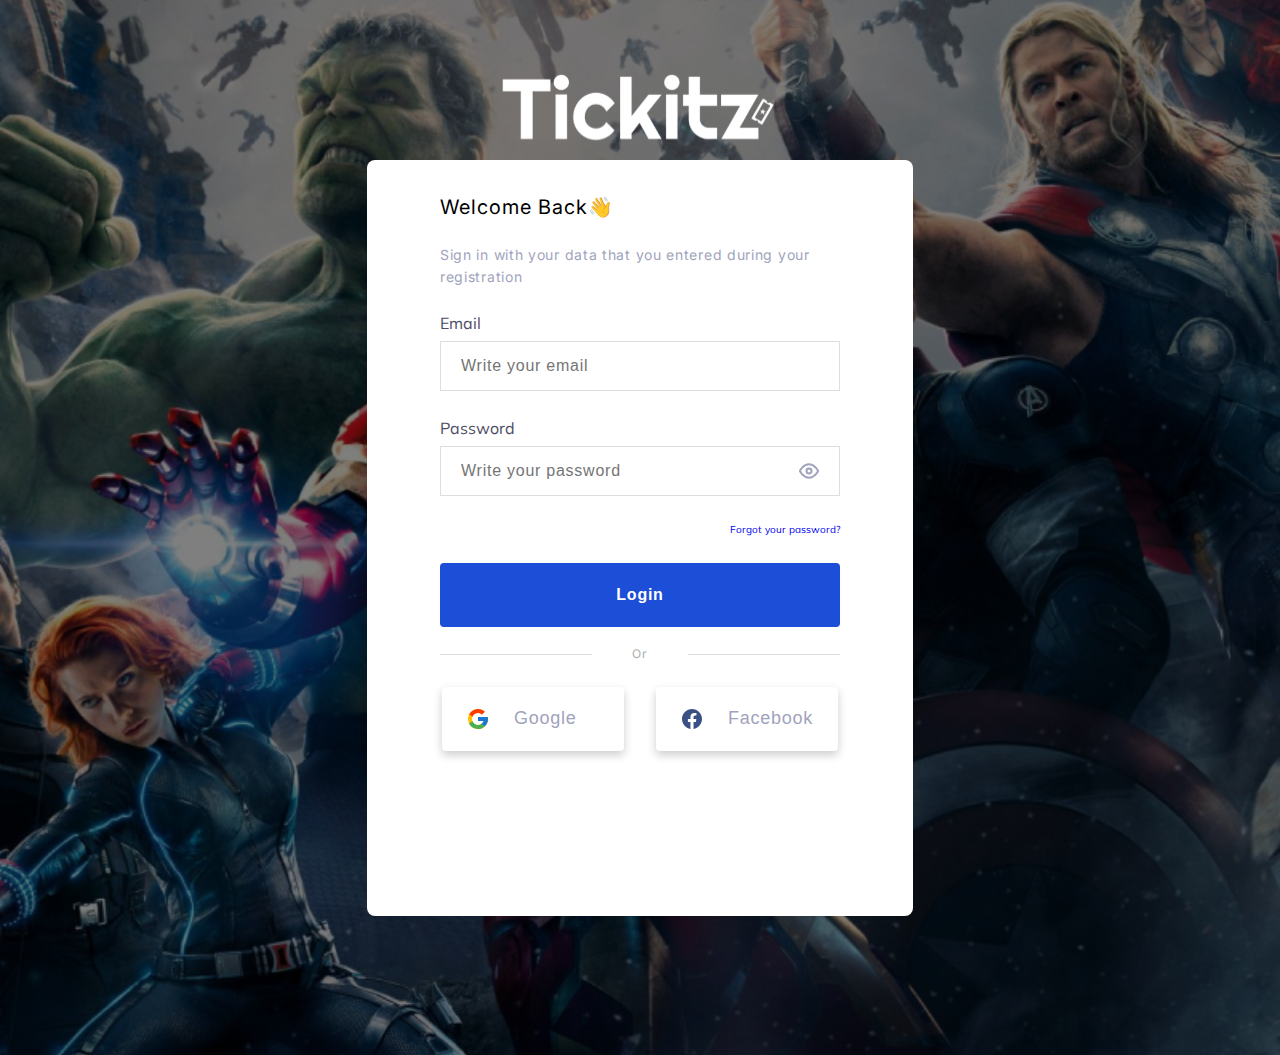
<file: signin.html>
<!DOCTYPE html>
<html lang="en">
  <head>
    <meta charset="UTF-8" />
    <meta name="viewport" content="width=device-width, initial-scale=1.0" />
    <title>Document</title>
    <link rel="stylesheet" href="styles/global.css" />
    <link rel="stylesheet" href="styles/signin.css" />
  </head>
  <body>
    <header>
      <img src="images/tickitz-sigin.svg" alt="" />
    </header>
    <main>
      <div>
        <h2>Welcome Back👋</h2>
        <p>Sign in with your data that you entered during your registration</p>
      </div>

      <form action="">
        <div>
          <label for="email">Email</label>
          <input type="email" placeholder="Write your email" />
        </div>
        <div>
          <label for="password">Password</label>
          <div>
            <input type="password" placeholder="Write your password" />
            <img src="images/eye 1.svg" alt="" />
          </div>
        </div>
        <div>
          <a href="#"> Forgot your password? </a>
        </div>
        <button>Login</button>
      </form>
      <section>
        <div>
          <div></div>
          <p>Or</p>
          <div></div>
        </div>
        <div>
          <div>
            <button>
              <img src="images/flat-color-icons_google.svg" alt="google logo" />
              <p>Google</p>
            </button>
          </div>
          <div>
            <button>
              <img
                src="images/bx_bxl-facebook-circle.svg"
                alt="facebook logo"
              />
              <p>Facebook</p>
            </button>
          </div>
        </div>
      </section>
    </main>
  </body>
</html>
</file>
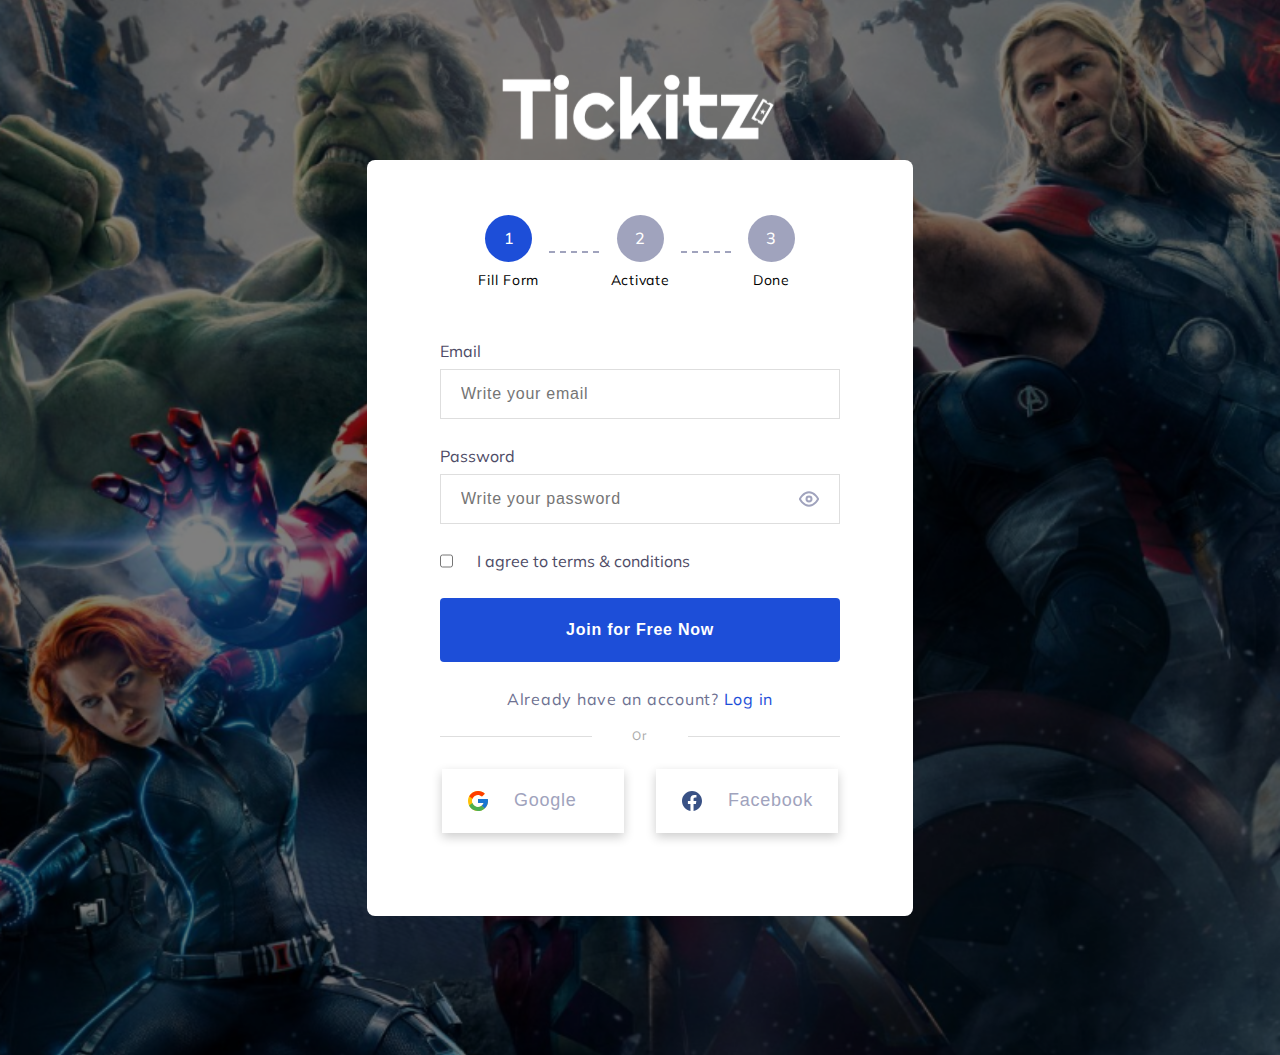
<file: signup.html>
<!DOCTYPE html>
<html lang="en">
  <head>
    <meta charset="UTF-8" />
    <meta name="viewport" content="width=device-width, initial-scale=1.0" />
    <title>Document</title>
    <link rel="stylesheet" href="styles/global.css" />
    <link rel="stylesheet" href="styles/signup.css" />
  </head>
  <body>
    <header>
      <img src="images/tickitz-sigin.svg" alt="" />
    </header>
    <main>
      <section class="line-proggress">
        <div>
          <div>
            <div class="process">1</div>
            <p>Fill Form</p>
          </div>
          <div></div>
          <div>
            <div class="">2</div>
            <p>Activate</p>
          </div>
          <div></div>
          <div>
            <div>3</div>
            <p>Done</p>
          </div>
        </div>
      </section>

      <form action="">
        <div>
          <label for="email">Email</label>
          <input type="email" placeholder="Write your email" />
        </div>
        <div>
          <label for="password">Password</label>
          <div>
            <input type="password" placeholder="Write your password" />
            <img src="images/eye 1.svg" alt="" />
          </div>
        </div>
        <div>
          <input type="checkbox" />
          <label for="terms">I agree to terms & conditions</label>
        </div>
        <button>Join for Free Now</button>
        <p>Already have an account? <a href="#"> Log in </a></p>
      </form>
      <section>
        <div>
          <div></div>
          <p>Or</p>
          <div></div>
        </div>
        <div>
          <div>
            <button>
              <img src="images/flat-color-icons_google.svg" alt="google logo" />
              <p>Google</p>
            </button>
          </div>
          <div>
            <button>
              <img
                src="images/bx_bxl-facebook-circle.svg"
                alt="facebook logo"
              />
              <p>Facebook</p>
            </button>
          </div>
        </div>
      </section>
    </main>
  </body>
</html>
</file>
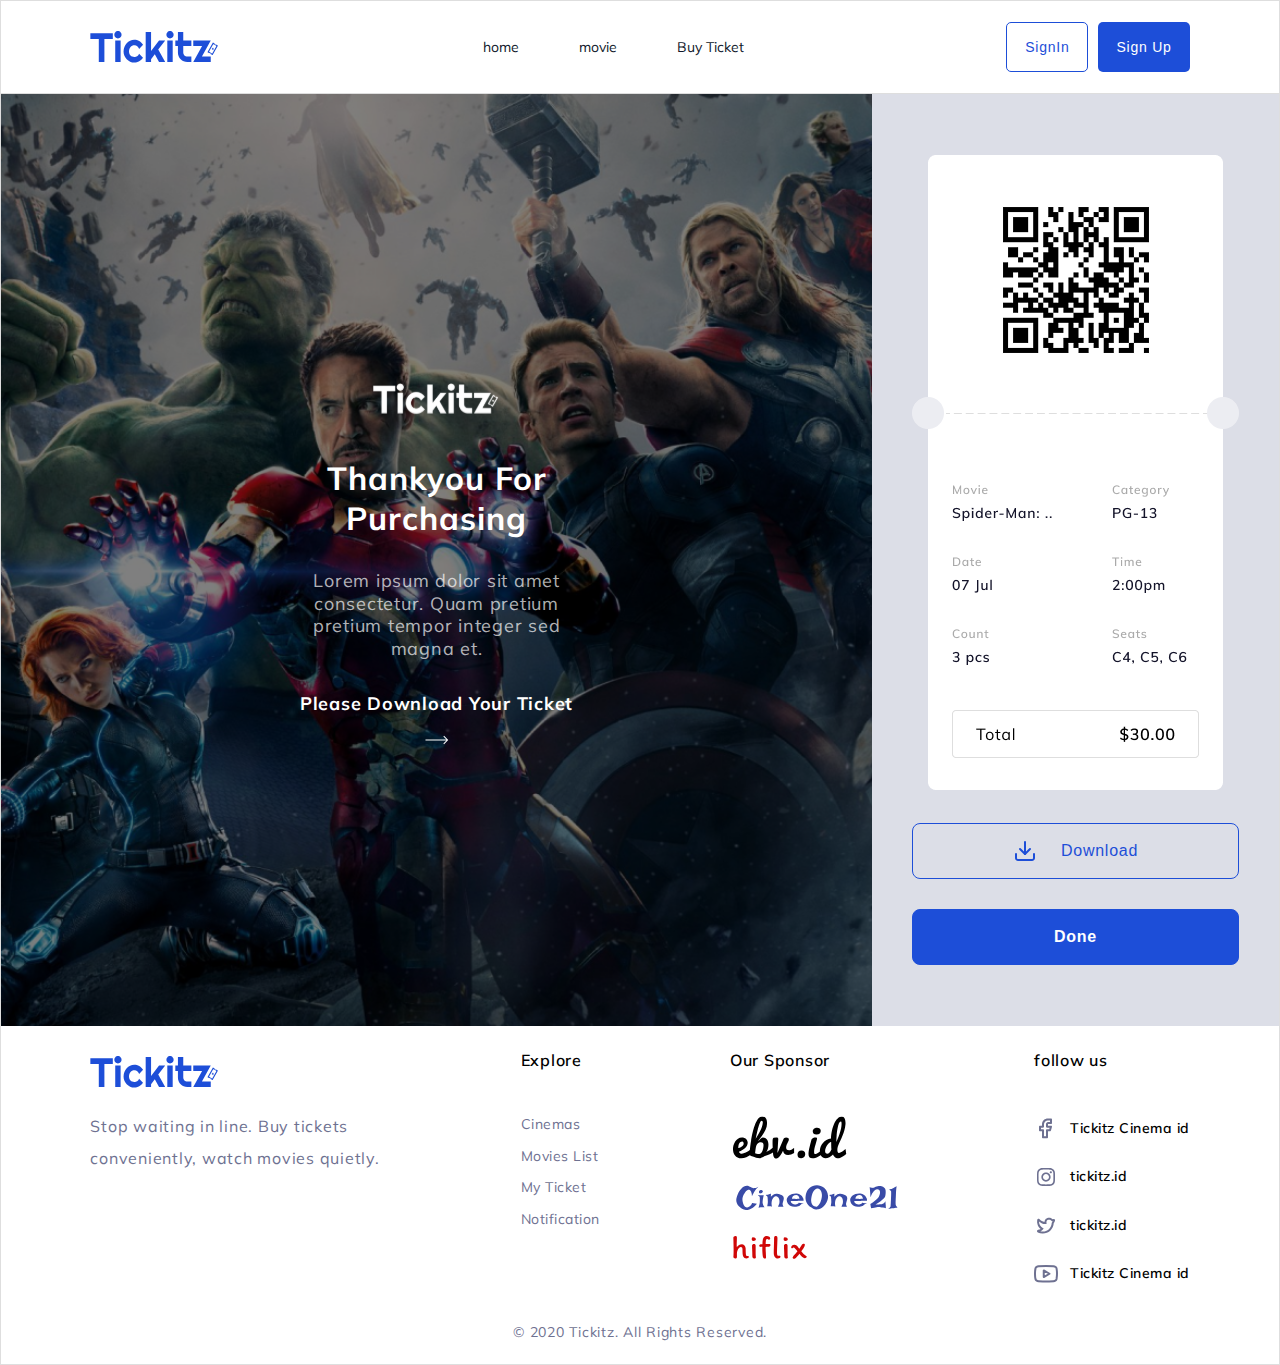
<file: ticket-result.html>
<!DOCTYPE html>
<html lang="en">
  <head>
    <meta charset="UTF-8" />
    <meta name="viewport" content="width=device-width, initial-scale=1.0" />
    <title>ticket result</title>
    <link rel="stylesheet" href="styles/global.css" />
    <link rel="stylesheet" href="styles/ticket-result.css" />
  </head>
  <body>
    <header>
      <div>
        <img src="images/TickitzMobile.svg" alt="" />
        <img src="images/Tickitz.svg" alt="" />
      </div>
      <nav>
        <a href="">home</a>
        <a href="">movie</a>
        <a href="">Buy Ticket</a>
      </nav>
      <div>
        <button>
          <img src="images/gg_menu-right-alt.svg" alt="" />
        </button>
        <button>SignIn</button>
        <button>Sign Up</button>
      </div>
    </header>
    <main>
      <section>
        <div>
          <img src="images/tickitz-sigin.svg" alt="logo company" />
        </div>
        <div>
          <h1>Thankyou For Purchasing</h1>
        </div>
        <p>
          Lorem ipsum dolor sit amet consectetur. Quam pretium pretium tempor
          integer sed magna et.
        </p>
        <div>
          <p>Please Download Your Ticket</p>
          <img src="images/arrow-ticket.svg" alt="" />
        </div>
      </section>
      <section>
        <div>
          <img src="images/Ticket.png" alt="" />
          <button>
            <img src="images/download 1.svg" alt="download icon" />
            <p>Download</p>
          </button>
          <button>Done</button>
        </div>
      </section>
    </main>
    <footer>
      <div>
        <div>
          <img src="images/Tickitz.svg" alt="company logo" />
          <img src="images/TickitzMobile.svg" alt="company logo" />
          <p>
            Stop waiting in line. Buy tickets conveniently, watch movies
            quietly.
          </p>
        </div>
        <div>
          <h5>Explore</h5>
          <div>
            <p>Cinemas</p>
            <p>Movies List</p>
            <p>My Ticket</p>
            <p>Notification</p>
          </div>
        </div>
        <div>
          <h5>Our Sponsor</h5>
          <div>
            <div>
              <img src="images/ebv.id.svg" alt="ebv logo" />
            </div>
            <div>
              <img src="images/CineOne21.svg" alt="CineOne21" />
            </div>
            <div>
              <img src="images/hiflix.svg" alt="hiflix" />
            </div>
          </div>
        </div>
        <div>
          <h5>follow us</h5>
          <div>
            <div>
              <img src="images/facebook.svg" alt="facebook icon" />
              <span>Tickitz Cinema id</span>
            </div>
            <div>
              <img src="images/instagram.svg" alt="instagram icon" />
              <span>tickitz.id</span>
            </div>
            <div>
              <img src="images/twitter.svg" alt="twitter icon" />
              <span>tickitz.id</span>
            </div>
            <div>
              <img src="images/youtube.svg" alt="youtube icon" />
              <span>Tickitz Cinema id</span>
            </div>
          </div>
        </div>
      </div>
      <div>
        <p>&copy; 2020 Tickitz. All Rights Reserved.</p>
      </div>
    </footer>
  </body>
</html>
</file>
<file: styles/global.css>
@import url("https://fonts.googleapis.com/css2?family=Inter:ital,opsz,wght@0,14..32,100..900;1,14..32,100..900&family=Mulish:ital,wght@0,200..1000;1,200..1000&family=Nunito:ital,wght@0,200..1000;1,200..1000&display=swap");

:root {
  --cl-primary: #1d4ed8;
  --cl-secondary: #a0a3bd;
  --cl-important: #d00707;
  --cl-active: #00ba88;
  --cl-title-info: #4e4b66;
  --cl-title-info-sc: #aaaaaa;
  --cl-white: #ffffff;
  --cl-background: #f5f6f8;

  --font-normal: 400;
  --font-medium: 500;
  --font-semibold: 600;
  --font-bold: 700;
  --font-extrabold: 800;
  --font-black: 900;

  --ff-primary: "Mulish", serif;
  --ff-secondary: "Inter", serif;
  --ff-nunito: "Nunito", serif;
}
* {
  margin: 0;
  padding: 0;
  outline: none;
  text-decoration: none;
  box-sizing: border-box;
  border: none;
  scroll-behavior: smooth;
}

html {
  font-size: 62.5%;
}
body {
  font-family: var(--ff-primary);
  max-width: 1366px;
  margin: auto;
  border: 1px solid #dedede;
}

header {
  display: flex;
  align-items: center;
  justify-content: space-between;
  padding: 2rem 7%;
  background-color: var(--cl-white);
}

main {
  margin-bottom: 64px;
  background-color: var(--cl-white);
}
footer {
  padding: 2rem 7%;
  background-color: var(--cl-white);
}
section {
  padding: 2rem 7%;
}
header > nav {
  display: flex;
  gap: 8rem;
  align-items: center;
}
header > nav > a {
  font-size: 1.4rem;
  line-height: 20px;
  letter-spacing: 0%;
  color: #0f172a;
}
header > nav > a:hover {
  color: var(--cl-primary);
  transition: 0.2s;
}
header > div:last-child {
  display: flex;
  gap: 1rem;
}
header > div:last-child button {
  cursor: pointer;
}
header > div:last-child button:hover {
  font-weight: var(--font-semibold);
}
header > div:last-child button:not(:first-child) {
  padding: 12px 18px;
  font-size: 14px;
  line-height: 24px;
  letter-spacing: 0.75px;
  border-radius: 5px;
}
header > div:last-child button:not(:last-child) {
  background-color: transparent;
}
header > div:last-child button:nth-child(2) {
  color: var(--cl-primary);
  border: 1px solid var(--cl-primary);
}

header > div:last-child button:last-child {
  background-color: var(--cl-primary);
  color: var(--cl-white);
}

header > div:nth-child(1) > img:nth-child(2) {
  display: none;
}

header > nav {
  display: none;
}
header > div:last-child > button:not(:first-child) {
  display: none;
}
footer {
  display: none;
}
/* text */

h1,
h2 {
  font-size: 3.2rem;
  line-height: 45px;
  letter-spacing: 1px;
  font-weight: var(--font-bold);
}

h3 {
  font-size: 1.8rem;
  line-height: 34px;
  letter-spacing: 0.75px;
  font-weight: var(--font-bold);
}
h4 {
  font-size: 18px;
  line-height: 24px;
  font-weight: 700;
  letter-spacing: 0px;
}
h5 {
  font-size: 16px;
  font-weight: var(--font-semibold);
  line-height: 28px;
  letter-spacing: 0.75px;
}

p {
  font-size: 1.6rem;
  line-height: 32px;
  letter-spacing: 0.75px;
  font-weight: var(--font-normal);
}
button {
  cursor: pointer;
}

.card {
  scroll-snap-align: start;
  border-radius: 30px;
  min-height: 200px;
  display: flex;
  justify-content: center;
  flex-direction: column;
}

.card h3 {
  text-align: left;
  color: #14142b;
  margin: 19px 24px 11px 0px;
}
.card > p:nth-child(3) {
  color: var(--cl-primary);
  font-weight: var(--font-bold);
  margin-bottom: 11px;
}
.card > div:first-child::before {
  content: "Recomended";
  position: absolute;
  width: 135px;
  height: 25px;
  top: 9px;
  left: -9px;
  background-color: var(--cl-primary);
  color: var(--cl-white);
  border-top-left-radius: 10px;
  border-top-right-radius: 20px;
  border-bottom-right-radius: 20px;
  text-align: center;
  font-size: 14px;
  line-height: 24px;
  letter-spacing: 0.75px;
}
.card > div:first-child::after {
  content: "";
  width: 11px;
  height: 10px;
  background-color: var(--cl-primary);
  position: absolute;
  top: 28.3px;
  left: -7.2px;
  transform: rotate(30deg);
  z-index: -1;
}
.card > div:last-child {
  display: flex;
  align-items: center;
  gap: 7px;
}

.card > div:last-child > p {
  padding: 12px 25px;
  color: #a0a3bd;
  background-color: #a0a3bd1a;
  border-radius: 20px;
  font-size: 14px;
  line-height: 24px;
  letter-spacing: 0.75px;
}
.card > div:first-child {
  width: 264px;
  height: 405px;
  position: relative;
}
.card > div:first-child > div:last-child {
  width: 100%;
  height: 100%;
  top: 0;
  position: absolute;
  background-color: rgba(0, 0, 0, 0.5);
  display: none;
  border-radius: 20px;
}

.card > div:first-child > div:last-child button {
  width: 188px;
  height: 48px;
  position: absolute;
  font-size: 14px;
  line-height: 24px;
  letter-spacing: 0.75px;
  border-radius: 5px;
  cursor: pointer;
}
.card > div:first-child > div:last-child button:first-child {
  top: 44%;
  left: 50%;
  transform: translate(-50%, -50%);
  background-color: transparent;
  border: 1px solid var(--cl-white);
  color: var(--cl-white);
}
.card > div:first-child > div:last-child button:first-child:hover {
  border-color: var(--cl-primary);
  transition: 0.1s;
}
.card > div:first-child > div:last-child button:last-child {
  top: 55%;
  left: 50%;
  transform: translate(-50%, -50%);
  background-color: var(--cl-primary);
  border: 1px solid var(--cl-primary);
  color: var(--cl-white);
}
.card > div:first-child > div:last-child button:last-child:hover {
  border-color: var(--cl-white);
  color: white;
  transition: 0.1s;
}

.card > div:first-child:hover div:last-child {
  display: block;
}
.card > div:first-child:hover::before,
.card > div:first-child:hover::after {
  display: none;
}

/* line proggress */
.line-proggress > div {
  display: flex;
  justify-content: center;
  align-items: center;
  margin-bottom: 31px;
}
.line-proggress > div > div:nth-child(odd) {
  display: flex;
  flex-direction: column;
  align-items: center;
  justify-content: center;
  gap: 10px;
  width: 130px;
}
.line-proggress > div > div:nth-child(odd) p {
  font-size: 14px;
  line-height: 17.57px;
  letter-spacing: 0%;
  text-align: center;
}
.line-proggress > div > div:nth-child(even) {
  width: 80px;
  height: 0px;
  border-bottom: 2px dashed #a0a3bd;
}
.line-proggress > div > div:nth-child(odd) > div {
  width: 47px;
  height: 47px;
  background-color: #a0a3bd;
  border-radius: 50%;
  display: flex;
  align-items: center;
  justify-content: center;
  font-size: 16px;
  font-weight: var(--font-medium);
  line-height: 20.08px;
  letter-spacing: 0%;
  color: var(--cl-white);
}

.line-proggress > div div > div.success {
  background-color: #008000;
}
.line-proggress > div div > div.process {
  background-color: var(--cl-primary);
}

footer > div > div:nth-child(3) > div > div:first-child > img {
  width: 80.3px;
}
footer > div > div:nth-child(3) > div > div:nth-child(2) > img {
  width: 105px;
}
footer > div > div:nth-child(3) > div > div:last-child > img {
  width: 77.3px;
}

footer p {
  font-size: 1.4rem;
  line-height: 24px;
  font-weight: var(--font-normal);
  letter-spacing: 0.75px;
  color: #6e7191;
}
footer > div {
  display: flex;
  flex-direction: column;
  gap: 2.4rem;
}
footer > div div {
  display: flex;
  align-items: start;
  flex-direction: column;
  gap: 12px;
}

footer > div > div:first-child > img:first-child {
  display: none;
}
footer > div > div > div {
  width: 100%;
  flex-direction: row;
  flex-wrap: wrap;
  gap: 2.4rem;
  align-items: center;
}
footer > div > div:last-child > div span {
  display: none;
}

footer > div:first-child {
  margin-bottom: 3.4rem;
}

@media screen and (min-width: 768px) {
  h1 {
    font-size: 48px;
    font-weight: var(--font-medium);
    line-height: 70px;
    letter-spacing: 1px;
  }
  main {
    margin-bottom: 109px;
  }
  header {
    border-bottom: 1px solid #dedede;
  }

  header > div:first-child > img:first-child {
    display: none;
  }
  header > div:first-child > img:last-child {
    display: block;
  }
  header > nav {
    display: flex;
    gap: 60px;
  }
  header > div:last-child > button:first-child {
    display: none;
  }
  header > div:last-child > button:not(:first-child) {
    display: block;
  }
  footer {
    display: block;
  }
  footer > div:first-child {
    flex-direction: row;
    justify-content: space-between;
  }
  footer > div:first-child > div:first-child {
    flex-basis: 300px;
  }
  footer > div:first-child > div:first-child > img:nth-child(1) {
    display: block;
  }
  footer > div:first-child > div:first-child > img:nth-child(2) {
    display: none;
  }
  footer > div:first-child > div:first-child p {
    font-size: 1.6rem;
    line-height: 32px;
  }
  footer > div:first-child > div:not(:first-child) h5 {
    margin-bottom: 30px;
  }
  footer > div:first-child > div:nth-child(2) div {
    align-items: start;
    flex-direction: column;
    gap: 14px;
  }
  footer > div:first-child > div:nth-child(2) p {
    text-align: left;
    line-height: 17.57px;
    letter-spacing: 0.5px;
  }
  footer > div:first-child > div:nth-child(3) div {
    flex-direction: column;
    align-items: start;
  }
  footer > div:first-child > div:nth-child(3) > div > div:first-child > img {
    width: 120px;
    height: 44px;
  }
  footer > div:first-child > div:nth-child(3) > div > div:nth-child(2) > img {
    width: 174px;
    height: 27px;
  }
  footer > div:first-child > div:nth-child(3) > div > div:nth-child(3) > img {
    width: 80px;
    height: 25px;
  }
  footer > div:first-child > div:nth-child(4) > div:nth-child(2) {
    flex-direction: column;
    align-items: start;
  }
  footer > div:first-child > div:nth-child(4) > div:nth-child(2) div {
    flex-direction: row;
    align-items: center;
  }
  footer > div:first-child > div:nth-child(4) span {
    font-size: 1.4rem;
    font-weight: var(--font-semibold);
    line-height: 17.57px;
    letter-spacing: 0.5px;
    display: inline;
  }
  footer > div:last-child p {
    width: 100%;
    text-align: center;
  }
}
</file>
<file: styles/index.css>
.hero {
  width: 100%;
  background-image: url(../images/hero.png);
  padding-block: 104px;
  position: relative;
}
.hero::after {
  content: "";
  inset: 0;
  background-color: rgba(0, 0, 0, 0.5);
  position: absolute;
}

h1,
h3 {
  position: relative;
  z-index: 1;
  color: var(--cl-white);
}
.hero h1 {
  width: 638px;
}
.hero > img:last-child {
  position: absolute;
  bottom: 25px;
  left: 50%;
  z-index: 1;
}

.movie > div:first-child > div > form > label {
  font-size: 1.6rem;
  font-weight: 600;
  line-height: 20.08px;
  letter-spacing: 0%;
  color: var(--cl-title-info);
  margin-bottom: 12px;
}
.movie > div:first-child {
  display: flex;
  gap: 20px;
  margin-bottom: 55px;
}

.movie > div:first-child > div:last-child {
  display: flex;
  flex-direction: column;
}
.movie > div:first-child > div:last-child > p {
  font-size: 1.6rem;
  font-weight: 600;
  line-height: 20.08px;
  letter-spacing: 0%;
  color: var(--cl-title-info);
  margin-bottom: 24px;
}
.movie > div:first-child > div:last-child > div:last-child > button {
  padding: 10px 24px;
  font-size: 14px;
  font-weight: var(--font-semibold);
  line-height: 20px;
  letter-spacing: 0px;
  background-color: transparent;
  border-radius: 10px;
  color: #4e4b66;
}
.movie > div:first-child > div:last-child > div:last-child > button:hover {
  background-color: var(--cl-primary);
  color: var(--cl-white);
}
.movie > .movie > div:first-child > div > form > div:nth-child(2) {
  display: flex;
  align-items: center;
  width: 340px;
  padding: 21px 12px;
  gap: 15px;
  border: 1px solid #dedede;
  border-radius: 4px;
  margin-top: 12px;
}
.movie > div:first-child > div > form > div {
  border: 1px solid #dedede;
  border-radius: 4px;
  display: flex;
  padding: 21px 4px 23px 12px;
  margin-top: 12px;
  gap: 15px;
}
.movie > div:first-child > div > form > div:nth-child(2) input {
  font-size: 1.6rem;
  font-weight: var(--font-normal);
  line-height: 20.08px;
  letter-spacing: 0.75px;
  color: #a0a3bd;
}
.movie > div:first-child > div > form > div:nth-child(2) input::placeholder {
  font-size: 1.6rem;
  font-weight: var(--font-normal);
  line-height: 20.08px;
  letter-spacing: 0.75px;
  color: #a0a3bd;
}
.movie > div:nth-child(2) > div {
  display: grid;
  grid-template-columns: repeat(auto-fit, 264px);
  gap: 39px 20px;
  justify-content: center;
}
.movie > div:last-child {
  display: flex;
  justify-content: center;
  gap: 20px;
  margin-top: 63px;
}
.movie > div:last-child button {
  width: 40px;
  height: 40px;
  font-size: 1.6rem;
  line-height: 20px;
  font-weight: var(--font-medium);
  font-family: var(--ff-nunito);
  letter-spacing: 0px;
  border-radius: 50%;
  color: #a0a3bd;
}
.movie > div:last-child button:hover {
  background-color: var(--cl-primary);
  color: var(--cl-white);
}

.movie > div:last-child button:last-child {
  display: flex;
  align-items: center;
  justify-content: center;
  background-color: var(--cl-primary);
  color: var(--cl-white);
}

.subcribe > div {
  background-color: var(--cl-primary);
  padding: 61px 36px;
  border-radius: 20px;
  position: relative;
  height: 536px;
}
.subcribe > div > div:last-child {
  width: 237px;
  height: 237px;
  border: 7px solid var(--cl-white);
  border-radius: 50%;
  position: absolute;
  right: -115px;
  bottom: -150px;
}

.subcribe h2 {
  text-align: center;
  color: var(--cl-white);
  font-weight: var(--font-normal);
  font-size: 32px;
  margin-bottom: 37px;
}
.subcribe form {
  display: flex;
  flex-direction: column;
}
.subcribe form > input {
  background-color: #2563eb;
  border: 1px solid #d4d4d8;
  border-radius: 5px;
  font-size: 1.6rem;
  line-height: 26px;
  letter-spacing: 0;
  font-weight: var(--font-normal);
}
.subcribe form > input::placeholder {
  color: var(--cl-white);
}
.subcribe form > input,
.subcribe form > button {
  padding: 16px 12px;
  margin-bottom: 11px;
}
.subcribe form > button {
  background-color: var(--cl-white);
  color: var(--cl-primary);
  font-size: 18px;
  font-weight: var(--font-bold);
  line-height: 28px;
  letter-spacing: -0.2px;
  border-radius: 9px;
}
</file>
<file: styles/index2.css>
.hero h3,
.choose-us h3,
.movies h3,
.movies-up-coming h3 {
  color: var(--cl-primary);
  text-align: center;
}
.hero h1 {
  text-align: center;
  color: #121212;
}

.hero p {
  color: var(--cl-secondary);
  text-align: center;
}
.hero > div:nth-child(2) {
  display: flex;
  align-items: center;
  justify-content: center;
}
.hero > div:nth-child(2) > div {
  margin-top: 2rem;
  display: grid;
  grid-template-columns: repeat(2, 159px);
  grid-template-rows: 120px 58px 150px;
  grid-template-areas:
    "jhon lion"
    "spider lion"
    "spider roblox";
  gap: 8px;
}

.hero > div:nth-child(2) > div > div:nth-child(1) > img {
  width: 159px;
  height: 125px;
}
.hero > div:nth-child(2) > div > div:nth-child(2) > img {
  width: 159px;
  height: 185px;
}
.hero > div:nth-child(2) > div > div:nth-child(3) > img {
  width: 159px;
  height: 185px;
}
.hero > div:nth-child(2) > div > div:nth-child(4) > img {
  width: 159px;
  height: 125px;
}

.hero > div:nth-child(2) > div > div:nth-child(1) {
  grid-area: jhon;
}
.hero > div:nth-child(2) > div > div:nth-child(2) {
  grid-area: lion;
}
.hero > div:nth-child(2) > div > div:nth-child(3) {
  grid-area: spider;
}
.hero > div:nth-child(2) > div > div:nth-child(4) {
  grid-area: roblox;
}

.choose-us h1 {
  margin-bottom: 14px;
}
.choose-us h2 {
  margin-bottom: 41px;
}
.choose-us h2,
.movies h2,
.movies-up-coming h2 {
  color: #121212;
  font-weight: var(--font-normal);
  text-align: center;
  margin-bottom: 1rem;
}

.choose-us > div:nth-child(3) {
  display: flex;
  flex-direction: column;
  gap: 2rem;
}
.choose-us > div:nth-child(3) > div {
  display: flex;
  flex-direction: column;
  align-items: center;
  text-align: center;
  gap: 1.4rem;
}

.choose-us > div:nth-child(3) > div > div {
  width: 54px;
  height: 54px;
  border-radius: 50%;
  background-color: #1d4ed833;
  display: flex;
  align-items: center;
  justify-content: center;
}
.choose-us > div:nth-child(3) > div > h4 {
  color: #18181b;
}
.choose-us > div:nth-child(3) > div > p {
  color: #52525b;
}

.movies h1 {
  margin-bottom: 14px;
}
.movies h2 {
  margin-bottom: 41px;
}
.movies > div:nth-child(3),
.movies-up-coming > div:last-child {
  width: 100%;
  margin-bottom: 38px;
}

.movies > div:nth-child(3) > div,
.movies-up-coming > div:last-child > div {
  display: grid;
  grid-auto-flow: column;
  scroll-behavior: auto;
  gap: 20px;
  overflow-y: auto;
  overscroll-behavior-x: contain;
  scroll-snap-type: x mandatory;
  scrollbar-width: none;
}
.movies > div:nth-child(3) ::-webkit-scrollbar,
.movies-up-coming > div:last-child::-webkit-scrollbar {
  display: none;
}

.movies > div:last-child {
  display: none;
}
.movies > div:last-child > a {
  display: flex;
  align-items: center;
  justify-content: center;
  gap: 7px;
  display: block;
}
.movies > div:last-child > a > span {
  font-size: 1.8rem;
  font-weight: var(--font-bold);
  color: var(--cl-primary);
}
.movies > div:last-child > a > img {
  width: 20px;
  height: 20px;
}

.movies-up-coming > div:first-child > div:last-child {
  display: none;
}
.movies-up-coming > div:first-child > div:last-child > button {
  width: 69px;
  height: 69px;
  border-radius: 50%;
  display: flex;
  align-items: center;
  justify-content: center;
  cursor: pointer;
}
.movies-up-coming > div:first-child > div:last-child > button:first-child {
  background-color: #a0a3bd;
}
.movies-up-coming > div:first-child > div:last-child > button:last-child {
  background-color: var(--cl-primary);
}

.subcribe > div {
  background-color: var(--cl-primary);
  padding: 61px 36px;
  border-radius: 20px;
  position: relative;
  height: 536px;
}
.subcribe > div > div:last-child {
  width: 237px;
  height: 237px;
  border: 7px solid var(--cl-white);
  border-radius: 50%;
  position: absolute;
  right: -115px;
  bottom: -150px;
}

.subcribe h2 {
  text-align: center;
  color: var(--cl-white);
  font-weight: var(--font-normal);
  font-size: 32px;
  margin-bottom: 37px;
}
.subcribe form {
  display: flex;
  flex-direction: column;
}
.subcribe form > input {
  background-color: #2563eb;
  border: 1px solid #d4d4d8;
  border-radius: 5px;
  font-size: 1.6rem;
  line-height: 26px;
  letter-spacing: 0;
  font-weight: var(--font-normal);
}
.subcribe form > input::placeholder {
  color: var(--cl-white);
}
.subcribe form > input,
.subcribe form > button {
  padding: 16px 12px;
  margin-bottom: 11px;
}
.subcribe form > button {
  background-color: var(--cl-white);
  color: var(--cl-primary);
  font-size: 18px;
  font-weight: var(--font-bold);
  line-height: 28px;
  letter-spacing: -0.2px;
  border-radius: 9px;
}
.movies > div:nth-child(3) > div > div > div:last-child {
  display: flex;
}

@media screen and (min-width: 768px) {
  .hero {
    display: flex;
    align-items: center;
  }
  .hero h1,
  .hero h3,
  .hero p,
  .choose-us h3,
  .choose-us h2,
  .movies-up-coming h3,
  .movies-up-coming h2 {
    text-align: left;
  }
  hero h1 {
    margin-bottom: 10px;
  }
  section h3 {
    margin-bottom: 14px;
  }
  section h2 {
    margin-bottom: 28px;
  }
  .hero > div:first-child {
    text-align: left;
    flex: 1.5;
  }
  .hero > div:last-child {
    flex: 1;
  }
  .hero > div:last-child > div {
    grid-template-columns: repeat(2, 217px);
    grid-template-rows: 170px 80px 170px;
  }
  .hero > div:last-child > div > div:nth-child(1) > img {
    width: 217px;
    height: 170px;
  }
  .hero > div:last-child > div > div:nth-child(2) > img {
    width: 217px;
    height: 250px;
  }
  .hero > div:last-child > div > div:nth-child(3) > img {
    width: 217px;
    height: 250px;
  }
  .hero > div:last-child > div > div:nth-child(4) > img {
    width: 218px;
    height: 170px;
  }
  .movies {
    display: flex;
    flex-direction: column;
    align-items: center;
    justify-content: center;
  }
  .movies h2 {
    width: 545px;
  }

  .movies-up-coming > div:first-child {
    display: flex;
    align-items: center;
    justify-content: space-between;
  }

  .choose-us h2 {
    width: 638px;
    margin: 14px 0 24px;
  }
  .choose-us > div:last-child {
    flex-direction: row;
  }
  .choose-us > div:nth-child(3) > div {
    align-items: start;
    text-align: left;
  }
  .choose-us > div:nth-child(3) > div > div {
    margin-bottom: 10px;
  }
  .subcribe > div {
    height: 318px;
  }
  .subcribe h2 {
    font-size: 48px;
    line-height: 50px;
  }
  .movies div:last-child {
    display: block;
  }
  .movies div:last-child a {
    display: flex;
  }

  .movies-up-coming > div:first-child > div:last-child {
    display: flex;
    gap: 9px;
  }
  .subcribe form {
    display: flex;
    flex-direction: row;
    justify-content: center;
    font-weight: var(--font-normal);
    gap: 11px;
  }
  .subcribe form input,
  .subcribe form > button {
    width: 230px;
  }
  .subcribe form {
    display: flex;
    flex-direction: row;
    justify-content: center;
    font-weight: var(--font-normal);
    gap: 11px;
  }
}
</file>
<file: styles/payment-modal.css>
.line-proggress {
  display: none;
}
section:first-child > div:nth-child(2) {
  margin-top: 27px;
}
section:first-child {
  padding-bottom: 0;
}
section h2 {
  font-size: 2.4rem;
  line-height: 34px;
  font-weight: var(--font-bold);
  letter-spacing: 0.75px;
  color: #14142b;
}
.container-data-payment {
  border-bottom: 1px solid #e6e6e6;
  margin-bottom: 13px;
}
.container-data-payment:last-child {
  margin-bottom: 0;
}
p.title {
  font-size: 1.4rem;
  font-weight: var(--font-normal);
  line-height: 24px;
  letter-spacing: 0.75px;
  color: #8692a6;
}
.p.value {
  font-size: 1.6rem;
  line-height: 32px;
  letter-spacing: 0.75px;
  font-weight: var(--font-normal);
  color: #000;
}

main > section:nth-child(2) > div:first-child {
  margin-top: 0;
}

.personal-information {
  margin-top: 14px;
}
.personal-information {
  display: flex;
  flex-direction: column;
}

.personal-information > label {
  font-size: 1.6rem;
  line-height: 20.08px;
  letter-spacing: 0%;
  font-weight: var(--font-normal);
  color: #4e4b66;
  margin-bottom: 8px;
}
.personal-information > input,
.personal-information > div {
  font-size: 1.6rem;
  line-height: 20.08px;
  letter-spacing: 0%;
  font-weight: var(--font-normal);
  color: #4e4b66;
  padding: 17px 20px;
  border: 1px solid #dedede;
  border-radius: 4px;
}
.personal-information > div:last-child {
  display: flex;
}
.personal-information > div input:first-child {
  font-size: 1.6rem;
  line-height: 20.08px;
  letter-spacing: 0%;
  font-weight: var(--font-normal);
  color: #4e4b66;
  border-right: 1px solid #dedede;
  max-width: 40px;
  margin-right: 8px;
}
.personal-information > div > input:last-child {
  font-size: 1.6rem;
  line-height: 20.08px;
  letter-spacing: 0%;
  font-weight: var(--font-normal);
  color: #4e4b66;
  width: 100%;
}

.payment-method {
  display: grid;
  width: 100%;
  grid-template-columns: repeat(auto-fit, minmax(130px, 146px));
  justify-content: space-between;
  gap: 41px 10px;
  margin-bottom: 41px;
}
.payment-method > button {
  width: 130px;
  height: 47px;
  background-color: var(--cl-white);
  border: 2px solid #dedede;
  border-radius: 8px;
}

section:nth-child(3) h2 {
  margin-bottom: 36px;
}
section:nth-child(3) > button:last-child {
  width: 100%;
  height: 56px;
  background-color: #4e4b66;
  font-size: 1.6rem;
  line-height: 28px;
  letter-spacing: 0.75px;
  color: #f7f7fc;
  font-weight: var(--font-bold);
  background-color: var(--cl-primary);
  border-radius: 4px;
}

.container-title {
  display: flex;
  align-items: center;
  width: 100%;
}
.container-title p:first-child {
  flex: 3;
}
.container-title p:last-child {
  flex: 1;
}

section:nth-child(4) {
  width: 326px;
}
section:nth-child(4) > div:last-child {
  display: flex;
  flex-direction: column;
  gap: 10px;
}
.container-title p:last-child {
  flex-shrink: 3;
}
p.title {
  color: #8692a6;
  font-size: 1.4rem;
  font-weight: var(--font-normal);
  line-height: 24px;
  letter-spacing: 0.75px;
}
.no-rek {
  font-size: 18px;
  line-height: 22.59px;
  font-weight: var(--font-bold);
  letter-spacing: 0.25px;
}
.copy {
  border-radius: 5px;
  border: 1px solid var(--cl-primary);
  font-size: 1.4rem;
  line-height: 24px;
  letter-spacing: 0.75px;
  font-weight: var(--font-bold);

  background-color: transparent;
  color: var(--cl-primary);
  font-weight: var(--font-normal);
  padding: 10px 16px;
}
.value {
  display: flex;
  justify-content: space-between;
  align-items: center;
  gap: 6px;
}
.payment {
  color: var(--cl-primary);
  font-weight: var(--font-bold);
  line-height: 22.59px;
  letter-spacing: 0.25px;
  text-align: left;
}
.desc {
  font-size: 1.2rem;
  font-weight: var(--font-normal);
  line-height: 32px;
  letter-spacing: 0.75px;
  color: #a0a3bd;
}
.desc span {
  color: #d00707;
}

.btn-payment {
  width: 100%;
  height: 56px;
  font-size: 1.6rem;
  line-height: 28px;
  letter-spacing: 0.75px;
  color: #f7f7fc;
  font-weight: var(--font-bold);
  background-color: var(--cl-primary);
  border-radius: 4px;
}
a {
  text-align: center;
  font-size: 1.6rem;
  line-height: 28px;
  letter-spacing: 0.75px;
  color: var(--cl-primary);
  font-weight: var(--font-bold);
}

section:last-child {
  display: none;
}
section:nth-child(3) > button:last-child:hover {
  background-color: white;
  transition: 0.2s;
  color: var(--cl-primary);
  border: 1px solid var(--cl-primary);
}

/* modal */
body > div:nth-child(2) {
  height: 100%;
  position: relative;
  padding-bottom: 95px;
}
body > div:nth-child(2)::after {
  content: "";
  top: 0;
  left: 0;
  right: 0;
  bottom: 0;
  background-color: rgba(0, 0, 0, 0.5);
  position: absolute;
}
main > section:nth-child(4) {
  display: block;
  position: absolute;
  top: 50%;
  left: 50%;
  transform: translate(-50%, -50%);
  z-index: 2;
  background-color: var(--cl-white);
  width: 326px;
  height: 486px;
  border-radius: 16px;
  padding: 25px 16px;
}
main > section:last-child > div > div {
  display: flex;
  flex-direction: column;
  gap: 4px;
}
section:nth-child(4) > div:last-child {
  gap: 34px;
}
@media screen and (min-width: 768px) {
  body {
    background-color: #a0a3bd33;
  }
  .line-proggress {
    display: block;
  }
  main {
    width: 732px;
    margin: auto;
    border-radius: 6px;
  }

  /* payment modal */
  main > section:nth-child(4) {
    width: 573px;
    height: 506px;
  }

  main > section:last-child > h3 {
    text-align: center;
    margin-bottom: 34px;
  }
  main > section:last-child > div > div {
    display: flex;
    flex-direction: row;
  }
  .payment {
    text-align: right;
  }
  .container-title {
    flex: 1;
  }
  main > section:last-child > div > div > div:last-child {
    flex: 1;
  }
}
</file>
<file: styles/payment.css>
.line-proggress {
  display: none;
}
section:first-child > div:nth-child(2) {
  margin-top: 27px;
}
section:first-child {
  padding-bottom: 0;
}
section h2 {
  font-size: 2.4rem;
  line-height: 34px;
  font-weight: var(--font-bold);
  letter-spacing: 0.75px;
  color: #14142b;
}
.container-data-payment {
  border-bottom: 1px solid #e6e6e6;
  margin-bottom: 13px;
}
.container-data-payment:last-child {
  margin-bottom: 0;
}
p.title {
  font-size: 1.4rem;
  font-weight: var(--font-normal);
  line-height: 24px;
  letter-spacing: 0.75px;
  color: #8692a6;
}
.p.value {
  font-size: 1.6rem;
  line-height: 32px;
  letter-spacing: 0.75px;
  font-weight: var(--font-normal);
  color: #000;
}

main > section:nth-child(2) > div:first-child {
  margin-top: 0;
}

.personal-information {
  margin-top: 14px;
}
.personal-information {
  display: flex;
  flex-direction: column;
}

.personal-information > label {
  font-size: 1.6rem;
  line-height: 20.08px;
  letter-spacing: 0%;
  font-weight: var(--font-normal);
  color: #4e4b66;
  margin-bottom: 8px;
}
.personal-information > input,
.personal-information > div {
  font-size: 1.6rem;
  line-height: 20.08px;
  letter-spacing: 0%;
  font-weight: var(--font-normal);
  color: #4e4b66;
  padding: 17px 20px;
  border: 1px solid #dedede;
  border-radius: 4px;
}
.personal-information > div:last-child {
  display: flex;
}
.personal-information > div input:first-child {
  font-size: 1.6rem;
  line-height: 20.08px;
  letter-spacing: 0%;
  font-weight: var(--font-normal);
  color: #4e4b66;
  border-right: 1px solid #dedede;
  max-width: 40px;
  margin-right: 8px;
}
.personal-information > div > input:last-child {
  font-size: 1.6rem;
  line-height: 20.08px;
  letter-spacing: 0%;
  font-weight: var(--font-normal);
  color: #4e4b66;
  width: 100%;
}

.payment-method {
  display: grid;
  width: 100%;
  grid-template-columns: repeat(auto-fit, minmax(130px, 146px));
  justify-content: space-between;
  gap: 41px 10px;
  margin-bottom: 41px;
}
.payment-method > button {
  width: 130px;
  height: 47px;
  background-color: var(--cl-white);
  border: 2px solid #dedede;
  border-radius: 8px;
}

section:nth-child(3) h2 {
  margin-bottom: 36px;
}
section:nth-child(3) > button:last-child {
  width: 100%;
  height: 56px;
  background-color: #4e4b66;
  font-size: 1.6rem;
  line-height: 28px;
  letter-spacing: 0.75px;
  color: #f7f7fc;
  font-weight: var(--font-bold);
  background-color: var(--cl-primary);
  border-radius: 4px;
}
section:nth-child(3) button {
  color: #000;
}
.container-title {
  display: flex;
  align-items: center;
  width: 100%;
}
.container-title p:first-child {
  flex: 3;
}
.container-title p:last-child {
  flex: 1;
}

section:nth-child(4) {
  width: 326px;
}
section:nth-child(4) > div:last-child {
  display: flex;
  flex-direction: column;
  gap: 10px;
}
.container-title p:last-child {
  flex-shrink: 3;
}
p.title {
  color: #8692a6;
  font-size: 1.4rem;
  font-weight: var(--font-normal);
  line-height: 24px;
  letter-spacing: 0.75px;
}
.no-rek {
  font-size: 18px;
  line-height: 22.59px;
  font-weight: var(--font-bold);
  letter-spacing: 0.25px;
}
.copy {
  border-radius: 5px;
  border: 1px solid var(--cl-primary);
  font-size: 1.4rem;
  line-height: 24px;
  letter-spacing: 0.75px;
  font-weight: var(--font-bold);

  background-color: transparent;
  color: var(--cl-primary);
  font-weight: var(--font-normal);
  padding: 10px 16px;
}
.value {
  display: flex;
  justify-content: space-between;
  align-items: center;
  gap: 6px;
}
.payment {
  color: var(--cl-primary);
  font-weight: var(--font-bold);
  line-height: 22.59px;
  letter-spacing: 0.25px;
}
.desc {
  font-size: 1.2rem;
  font-weight: var(--font-normal);
  line-height: 32px;
  letter-spacing: 0.75px;
  color: #a0a3bd;
}
.desc span {
  color: #d00707;
}

.btn-payment {
  width: 100%;
  height: 56px;
  font-size: 1.6rem;
  line-height: 28px;
  letter-spacing: 0.75px;
  color: #f7f7fc;
  font-weight: var(--font-bold);
  background-color: var(--cl-primary);
  border-radius: 4px;
}

a {
  text-align: center;
  font-size: 1.6rem;
  line-height: 28px;
  letter-spacing: 0.75px;
  color: var(--cl-primary);
  font-weight: var(--font-bold);
}

section:last-child {
  display: none;
}

section:nth-child(3) > button:last-child:hover {
  background-color: white;
  transition: 0.2s;
  color: var(--cl-primary);
  border: 1px solid var(--cl-primary);
}
@media screen and (min-width: 768px) {
  .line-proggress {
    display: block;
  }
  body {
    background-color: #a0a3bd33;
  }
  main {
    width: 732px;
    margin: auto;
    border-radius: 6px;
    margin-bottom: 95px;
  }
}
</file>
<file: styles/signin.css>
body {
  background-image: url(../images/bg-sign.png);
  background-size: cover;
  min-height: 100vh;
  background-position: center;
  background-repeat: no-repeat;
  border: none;
  position: relative;
  padding: 56px 25px 139px;
}
body::before {
  content: "";
  inset: 0;
  background-color: rgba(0, 0, 0, 0.5);
  position: absolute;
}
header {
  background-color: transparent;
  position: relative;
  z-index: 1;
}

header img {
  width: 85px;
  height: 31.88px;
  margin: auto;
}
.line-proggress {
  display: none;
}
main {
  padding: 52px 10px;
  position: relative;
  z-index: 1;
  border-radius: 8px;
  max-width: 327px;
  margin: auto;
}

form {
  display: flex;
  flex-direction: column;
  gap: 27px;
}
form > div {
  display: flex;
  gap: 8px;
  flex-direction: column;
}

label {
  font-size: 1.6rem;
  line-height: 20.08px;
  letter-spacing: 0;
  font-weight: var(--font-normal);
  color: #4e4b66;
}
input {
  font-size: 1.6rem;
  line-height: 20.08px;
  letter-spacing: 0;
  font-weight: var(--font-normal);
  color: #a0a3bd;
  letter-spacing: 0.75px;
  padding: 14px 20px;
}

form > div:nth-child(3) {
  flex-direction: row;
  display: none;
}

form > div:first-child > input {
  border: 1px solid #dedede;
}
form > div:nth-child(2) > div {
  display: flex;
  padding-inline: 20px;
  justify-content: space-between;
  border: 1px solid #dedede;
}
form > div:nth-child(2) > div > input {
  padding-left: 0;
}
form > button:nth-child(4) {
  height: 48px;
  background-color: var(--cl-primary);
  color: var(--cl-white);
  font-weight: 700;
  font-size: 16px;
  line-height: 28px;
  letter-spacing: 0.75px;
  text-align: center;
  border-radius: 4px;
}

form > p:nth-child(5) {
  text-align: center;
  font-weight: 400;
  font-size: 16px;
  line-height: 20.08px;
  letter-spacing: 0.5%;
  color: #6e7191;
}
form > p:nth-child(5) > a {
  color: var(--cl-primary);
}

section:nth-child(3) > div:first-child {
  display: flex;
  gap: 40px;
}
section:nth-child(3) {
  padding-inline: 0;
}
section:nth-child(3) > div:first-child > div:not(:nth-child(2)) {
  border-bottom: 1px solid #dedede;
  flex: 1;
  width: 100%;
  height: 8px;
}
section:nth-child(3) > div:first-child > p {
  font-family: var(--ff-secondary);
  font-weight: 400;
  font-size: 12px;
  line-height: 14.52px;
  letter-spacing: 0.5%;
  color: #aaaaaa;
}

section:nth-child(3) > div:last-child {
  display: flex;
  justify-content: center;
  align-items: center;
  gap: 32px;
  margin-top: 25px;
}

section:nth-child(3) > div:last-child > div {
  width: 64px;
  height: 64px;
  box-shadow: 0 4px 10px 0 rgba(0, 0, 0, 0.2);
  display: flex;
  justify-content: center;
  align-items: center;
}
section:nth-child(3) > div:last-child > div > button {
  background-color: transparent;
}
section:nth-child(3) > div:last-child > div > button > img {
  width: 24px;
  height: 24px;
}
section:nth-child(3) > div:last-child > div > button > p {
  display: none;
}

main > div:first-child,
main > div:first-child h2 {
  margin-bottom: 25px;
}
main > div:first-child h2 {
  font-family: var(--ff-secondary);
  font-weight: 400;
  font-size: 20px;
  line-height: 24.2px;
  letter-spacing: 0.3%;
}
main > div:first-child > p {
  font-family: var(--ff-secondary);
  font-weight: 400;
  font-size: 1.4rem;
  line-height: 21.78px;
  letter-spacing: 0.7px;
  color: #a0a3bd;
}

form > div:nth-child(3) {
  display: flex;
  justify-content: end;
}

@media screen and (min-width: 768px) {
  header {
    display: flex;
    border: none;
    margin-bottom: 0;
    padding: 0;
  }
  header img {
    width: 276px;
    height: 104px;
  }
  main {
    max-width: 546px;
    height: 756px;
    margin: auto;
    padding: 35px 73px;
  }
  .line-proggress {
    display: block;
  }
  form > div:nth-child(3) {
    display: flex;
    gap: 24px;
  }
  form > button:nth-child(4) {
    height: 64px;
  }

  section:nth-child(3) > div:last-child > div {
    width: 182px;
    height: 64px;
    border-radius: 4px;
  }
  section:nth-child(3) > div:last-child > div > button {
    display: flex;
    width: 100%;
    align-items: center;
    padding-left: 24px;
    gap: 24px;
  }
  section:nth-child(3) > div:last-child > div > button > p {
    display: block;
    font-weight: var(--font-normal);
    font-size: 18px;
    line-height: 22.59px;
    letter-spacing: 0.5%;
    text-align: center;
    color: #a0a3bd;
  }
}
</file>
<file: styles/signup.css>
body {
  background-image: url(../images/bg-sign.png);
  background-size: cover;
  min-height: 100vh;
  background-position: center;
  background-repeat: no-repeat;
  border: none;
  position: relative;
  padding: 56px 25px 139px;
}
body::before {
  content: "";
  inset: 0;
  background-color: rgba(0, 0, 0, 0.5);
  position: absolute;
}
header {
  background-color: transparent;
  position: relative;
  z-index: 1;
  margin-bottom: 51px;
}

header img {
  width: 85px;
  height: 31.88px;
  margin: auto;
}
.line-proggress {
  display: none;
}
main {
  padding: 52px 10px;
  position: relative;
  z-index: 1;
  border-radius: 8px;
}

form {
  display: flex;
  flex-direction: column;
  gap: 27px;
}
form > div {
  display: flex;
  gap: 8px;
  flex-direction: column;
}

label {
  font-size: 1.6rem;
  line-height: 20.08px;
  letter-spacing: 0;
  font-weight: var(--font-normal);
  color: #4e4b66;
}
input {
  font-size: 1.6rem;
  line-height: 20.08px;
  letter-spacing: 0;
  font-weight: var(--font-normal);
  color: #a0a3bd;
  letter-spacing: 0.75px;
  padding: 14px 20px;
}

form > div:nth-child(3) {
  flex-direction: row;
  display: none;
}

form > div:first-child > input {
  border: 1px solid #dedede;
}
form > div:nth-child(2) > div {
  display: flex;
  padding-inline: 20px;
  justify-content: space-between;
  border: 1px solid #dedede;
}
form > div:nth-child(2) > div > input {
  padding-left: 0;
}
form > button:nth-child(4) {
  height: 48px;
  background-color: var(--cl-primary);
  color: var(--cl-white);
  font-weight: 700;
  font-size: 16px;
  line-height: 28px;
  letter-spacing: 0.75px;
  text-align: center;
  border-radius: 4px;
}

form > p:nth-child(5) {
  text-align: center;
  font-weight: 400;
  font-size: 16px;
  line-height: 20.08px;
  letter-spacing: 0.5%;
  color: #6e7191;
}
form > p:nth-child(5) > a {
  color: var(--cl-primary);
}

section:nth-child(3) > div:first-child {
  display: flex;
  gap: 40px;
}
section:nth-child(3) {
  padding-inline: 0;
}
section:nth-child(3) > div:first-child > div:not(:nth-child(2)) {
  border-bottom: 1px solid #dedede;
  flex: 1;
  width: 100%;
  height: 8px;
}
section:nth-child(3) > div:first-child > p {
  font-family: var(--ff-secondary);
  font-weight: 400;
  font-size: 12px;
  line-height: 14.52px;
  letter-spacing: 0.5%;
  color: #aaaaaa;
}

section:nth-child(3) > div:last-child {
  display: flex;
  justify-content: center;
  align-items: center;
  gap: 32px;
  margin-top: 25px;
}

section:nth-child(3) > div:last-child > div {
  width: 64px;
  height: 64px;
  box-shadow: 0 4px 10px 0 rgba(0, 0, 0, 0.2);
  display: flex;
  justify-content: center;
  align-items: center;
}
section:nth-child(3) > div:last-child > div > button {
  background-color: transparent;
}
section:nth-child(3) > div:last-child > div > button > img {
  width: 24px;
  height: 24px;
}
section:nth-child(3) > div:last-child > div > button > p {
  display: none;
}

@media screen and (min-width: 768px) {
  header {
    display: flex;
    border: none;
    margin-bottom: 0;
    padding: 0;
  }
  header img {
    width: 276px;
    height: 104px;
  }
  main {
    width: 546px;
    height: 756px;
    margin: auto;
    padding: 35px 73px;
  }
  .line-proggress {
    display: block;
  }
  form > div:nth-child(3) {
    display: flex;
    gap: 24px;
  }
  form > button:nth-child(4) {
    height: 64px;
  }

  section:nth-child(3) > div:last-child > div {
    width: 182px;
    height: 64px;
  }
  section:nth-child(3) > div:last-child > div > button {
    display: flex;
    width: 100%;
    align-items: center;
    padding-left: 24px;
    gap: 24px;
  }
  section:nth-child(3) > div:last-child > div > button > p {
    display: block;
    font-weight: var(--font-normal);
    font-size: 18px;
    line-height: 22.59px;
    letter-spacing: 0.5%;
    text-align: center;
    color: #a0a3bd;
  }
}
</file>
<file: styles/ticket-result.css>
body {
  background-color: #a0a3bd33;
}
main {
  display: flex;
  justify-content: space-between;
  flex-direction: column;
  margin-bottom: 0;
  background-color: #a0a3bd33;
}
section:first-child {
  background-image: url(../images/bg-sign.png);
  background-repeat: no-repeat;
  background-position: center;
  background-size: cover;
  height: 812px;
  padding: 143px 21px;
  position: relative;
  display: flex;
  flex-direction: column;
  align-items: center;
  justify-content: center;
  gap: 32px;
  width: 100%;
}
section:first-child::before {
  content: "";
  background-color: rgba(0, 0, 0, 0.5);
  inset: 0;
  position: absolute;
}
section:first-child div:first-child img {
  width: 127px;
  height: 48px;
  position: relative;
  z-index: 2;
}

section:first-child h1 {
  font-size: 32px;
  font-weight: var(--font-bold);
  line-height: 40.16px;
  letter-spacing: 0.3;
  color: var(--cl-white);
  position: relative;
  z-index: 2;
  width: 332px;
  text-align: center;
}

section:first-child p {
  font-size: 1.8rem;
  line-height: 22.59px;
  letter-spacing: 0%;
  text-align: center;
  color: rgba(255, 255, 255, 0.7);
  width: 263px;
  position: relative;
  z-index: 2;
}
section:first-child > div:last-child {
  display: flex;
  flex-direction: column;
  align-items: center;
  gap: 20px;
}
section:first-child > div:last-child p {
  font-size: 1.8rem;
  font-weight: var(--font-bold);
  line-height: 22.59px;
  letter-spacing: 0.3;
  color: var(--cl-white);
  width: 100%;
}

section:first-child > div:last-child img {
  position: relative;
  z-index: 2;
  transform: rotate(90deg);
}

section:last-child {
  margin: auto;
  min-height: 100vh;
  padding: 61px 40px;
}

section:last-child button:nth-child(2) {
  width: 100%;
  display: flex;
  align-items: center;
  justify-content: center;
  height: 56px;
  background-color: transparent;
  font-size: 1.6rem;
  font-weight: var(--font-bold);
  line-height: 28px;
  letter-spacing: 0.75px;
  gap: 24px;
  color: var(--cl-primary);
  border: 1px solid var(--cl-primary);
  border-radius: 8px;
  margin-top: 30px;
}
section:last-child button:nth-child(2):hover > p,
section:last-child button:nth-child(3):hover {
  color: rgb(140, 125, 223);
}

section:last-child button:nth-child(3) {
  width: 100%;
  height: 56px;
  background-color: var(--cl-primary);
  font-size: 1.6rem;
  font-weight: var(--font-bold);
  line-height: 28px;
  letter-spacing: 0.75px;
  gap: 24px;
  color: var(--cl-white);
  border: 1px solid var(--cl-primary);
  border-radius: 8px;
  margin-top: 30px;
}
footer {
  display: block;
}

@media screen and (min-width: 768px) {
  main {
    flex-direction: row;
  }
  main > section:first-child {
    height: auto;
  }
  section:first-child > div:last-child img {
    position: relative;
    z-index: 2;
    transform: rotate(0deg);
  }
}
</file>
